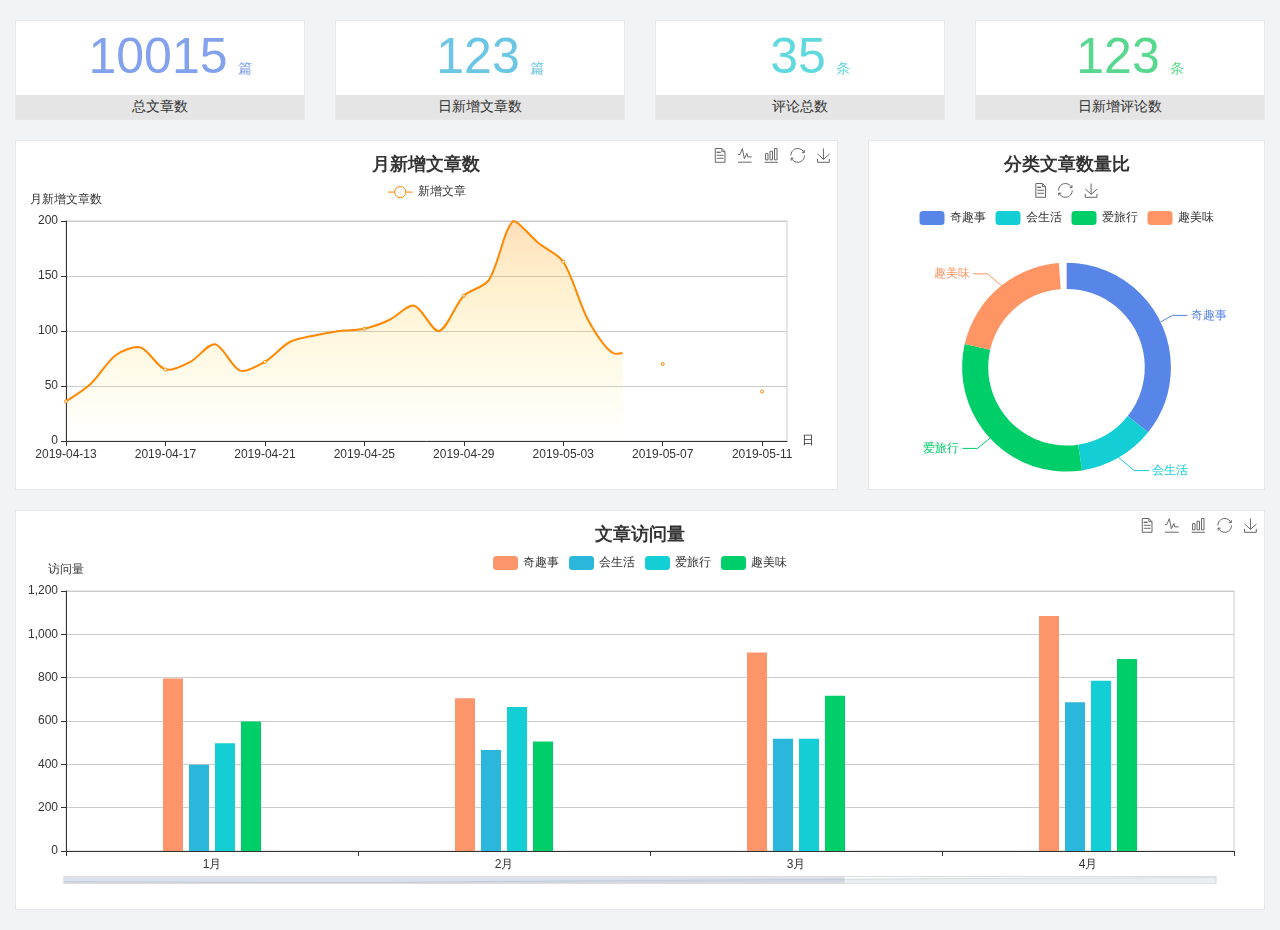
<file: home/dashboard.html>
<!DOCTYPE html>
<html lang="en">

<head>
  <meta charset="UTF-8">
  <meta name="viewport" content="width=device-width, initial-scale=1.0">
  <meta http-equiv="X-UA-Compatible" content="ie=edge">
  <title>图表统计</title>
  <link rel="stylesheet" href="../assets/lib/bootstrap.css" />
  <link rel="stylesheet" href="../assets/lib/main.css" />
  <script src="../assets/lib/jquery.js"></script>
  <script type="text/javascript" src="../assets/lib/echarts.min.js"></script>
</head>

<body>
  <div class="container-fluid">
    <div class="row spannel_list">
      <div class="col-sm-3 col-xs-6">
        <div class="spannel">
          <em>10015</em><span>篇</span>
          <b>总文章数</b>
        </div>
      </div>
      <div class="col-sm-3 col-xs-6">
        <div class="spannel scolor01">
          <em>123</em><span>篇</span>
          <b>日新增文章数</b>
        </div>
      </div>
      <div class="col-sm-3 col-xs-6">
        <div class="spannel scolor02">
          <em>35</em><span>条</span>
          <b>评论总数</b>
        </div>
      </div>
      <div class="col-sm-3 col-xs-6">
        <div class="spannel scolor03">
          <em>123</em><span>条</span>
          <b>日新增评论数</b>
        </div>
      </div>
    </div>
  </div>

  <div class="container-fluid">
    <div class="row curve-pie">
      <div class="col-lg-8 col-md-8">
        <div class="gragh_pannel" id="curve_show"></div>
      </div>
      <div class="col-lg-4 col-md-4">
        <div class="gragh_pannel" id="pie_show"></div>
      </div>
    </div>
  </div>

  <div class="container-fluid">
    <div class="column_pannel" id="column_show"></div>
  </div>

  <script>
    var oChart = echarts.init(document.getElementById('curve_show'));
    var aList_all = [
      { 'count': 36, 'date': '2019-04-13' },
      { 'count': 52, 'date': '2019-04-14' },
      { 'count': 78, 'date': '2019-04-15' },
      { 'count': 85, 'date': '2019-04-16' },
      { 'count': 65, 'date': '2019-04-17' },
      { 'count': 72, 'date': '2019-04-18' },
      { 'count': 88, 'date': '2019-04-19' },
      { 'count': 64, 'date': '2019-04-20' },
      { 'count': 72, 'date': '2019-04-21' },
      { 'count': 90, 'date': '2019-04-22' },
      { 'count': 96, 'date': '2019-04-23' },
      { 'count': 100, 'date': '2019-04-24' },
      { 'count': 102, 'date': '2019-04-25' },
      { 'count': 110, 'date': '2019-04-26' },
      { 'count': 123, 'date': '2019-04-27' },
      { 'count': 100, 'date': '2019-04-28' },
      { 'count': 132, 'date': '2019-04-29' },
      { 'count': 146, 'date': '2019-04-30' },
      { 'count': 200, 'date': '2019-05-01' },
      { 'count': 180, 'date': '2019-05-02' },
      { 'count': 163, 'date': '2019-05-03' },
      { 'count': 110, 'date': '2019-05-04' },
      { 'count': 80, 'date': '2019-05-05' },
      { 'count': 82, 'date': '2019-05-06' },
      { 'count': 70, 'date': '2019-05-07' },
      { 'count': 65, 'date': '2019-05-08' },
      { 'count': 54, 'date': '2019-05-09' },
      { 'count': 40, 'date': '2019-05-10' },
      { 'count': 45, 'date': '2019-05-11' },
      { 'count': 38, 'date': '2019-05-12' },
    ];

    let aCount = [];
    let aDate = [];

    for (var i = 0; i < aList_all.length; i++) {
      aCount.push(aList_all[i].count);
      aDate.push(aList_all[i].date);
    }

    var chartopt = {
      title: {
        text: '月新增文章数',
        left: 'center',
        top: '10'
      },
      tooltip: {
        trigger: 'axis'
      },
      legend: {
        data: ['新增文章'],
        top: '40'
      },
      toolbox: {
        show: true,
        feature: {
          mark: { show: true },
          dataView: { show: true, readOnly: false },
          magicType: { show: true, type: ['line', 'bar'] },
          restore: { show: true },
          saveAsImage: { show: true }
        }
      },
      calculable: true,
      xAxis: [
        {
          name: '日',
          type: 'category',
          boundaryGap: false,
          data: aDate
        }
      ],
      yAxis: [
        {
          name: '月新增文章数',
          type: 'value'
        }
      ],
      series: [
        {
          name: '新增文章',
          type: 'line',
          smooth: true,
          itemStyle: { normal: { areaStyle: { type: 'default' }, color: '#f80' }, lineStyle: { color: '#f80' } },
          data: aCount
        }],
      areaStyle: {
        normal: {
          color: new echarts.graphic.LinearGradient(0, 0, 0, 1, [{
            offset: 0,
            color: 'rgba(255,136,0,0.39)'
          }, {
            offset: .34,
            color: 'rgba(255,180,0,0.25)'
          }, {
            offset: 1,
            color: 'rgba(255,222,0,0.00)'
          }])

        }
      },
      grid: {
        show: true,
        x: 50,
        x2: 50,
        y: 80,
        height: 220
      }
    };

    oChart.setOption(chartopt);


    var oPie = echarts.init(document.getElementById('pie_show'));
    var oPieopt =
    {
      title: {
        top: 10,
        text: '分类文章数量比',
        x: 'center'
      },
      tooltip: {
        trigger: 'item',
        formatter: "{a} <br/>{b} : {c} ({d}%)"
      },
      color: ['#5885e8', '#13cfd5', '#00ce68', '#ff9565'],
      legend: {
        x: 'center',
        top: 65,
        data: ['奇趣事', '会生活', '爱旅行', '趣美味']
      },
      toolbox: {
        show: true,
        x: 'center',
        top: 35,
        feature: {
          mark: { show: true },
          dataView: { show: true, readOnly: false },
          magicType: {
            show: true,
            type: ['pie', 'funnel'],
            option: {
              funnel: {
                x: '25%',
                width: '50%',
                funnelAlign: 'left',
                max: 1548
              }
            }
          },
          restore: { show: true },
          saveAsImage: { show: true }
        }
      },
      calculable: true,
      series: [
        {
          name: '访问来源',
          type: 'pie',
          radius: ['45%', '60%'],
          center: ['50%', '65%'],
          data: [
            { value: 300, name: '奇趣事' },
            { value: 100, name: '会生活' },
            { value: 260, name: '爱旅行' },
            { value: 180, name: '趣美味' }
          ]
        }
      ]
    };
    oPie.setOption(oPieopt);



    var oColumn = this.echarts.init(document.getElementById('column_show'));
    var oColumnopt =
    {
      title: {
        text: '文章访问量',
        left: 'center',
        top: '10'
      },
      tooltip: {
        trigger: 'axis'
      },
      legend: {
        data: ['奇趣事', '会生活', '爱旅行', '趣美味'],
        top: '40'
      },
      toolbox: {
        show: true,
        feature: {
          mark: { show: true },
          dataView: { show: true, readOnly: false },
          magicType: { show: true, type: ['line', 'bar'] },
          restore: { show: true },
          saveAsImage: { show: true }
        }
      },
      calculable: true,
      xAxis: [
        {
          type: 'category',
          data: ['1月', '2月', '3月', '4月', '5月']
        }
      ],
      yAxis: [
        {
          name: '访问量',
          type: 'value'
        }
      ],
      series: [
        {
          name: '奇趣事',
          type: 'bar',
          barWidth: 20,
          itemStyle: {
            normal: { areaStyle: { type: 'default' }, color: '#fd956a' }
          },
          data: [800, 708, 920, 1090, 1200]
        },
        {
          name: '会生活',
          type: 'bar',
          barWidth: 20,
          itemStyle: {
            normal: { areaStyle: { type: 'default' }, color: '#2bb6db' }
          },
          data: [400, 468, 520, 690, 800]
        },
        {
          name: '爱旅行',
          type: 'bar',
          barWidth: 20,
          itemStyle: {
            normal: { areaStyle: { type: 'default' }, color: '#13cfd5' }
          },
          data: [500, 668, 520, 790, 900]
        },
        {
          name: '趣美味',
          type: 'bar',
          barWidth: 20,
          itemStyle: {
            normal: { areaStyle: { type: 'default' }, color: '#00ce68' }
          },
          data: [600, 508, 720, 890, 1000]
        }
      ],
      grid: {
        show: true,
        x: 50,
        x2: 30,
        y: 80,
        height: 260
      },
      dataZoom: [//给x轴设置滚动条
        {
          start: 0,//默认为0
          end: 100 - 1000 / 31,//默认为100
          type: 'slider',
          show: true,
          xAxisIndex: [0],
          handleSize: 0,//滑动条的 左右2个滑动条的大小
          height: 8,//组件高度
          left: 45, //左边的距离
          right: 50,//右边的距离
          bottom: 26,//右边的距离
          handleColor: '#ddd',//h滑动图标的颜色
          handleStyle: {
            borderColor: "#cacaca",
            borderWidth: "1",
            shadowBlur: 2,
            background: "#ddd",
            shadowColor: "#ddd",
          }
        }]
    };
    oColumn.setOption(oColumnopt);
  </script>
</body>

</html>
</file>
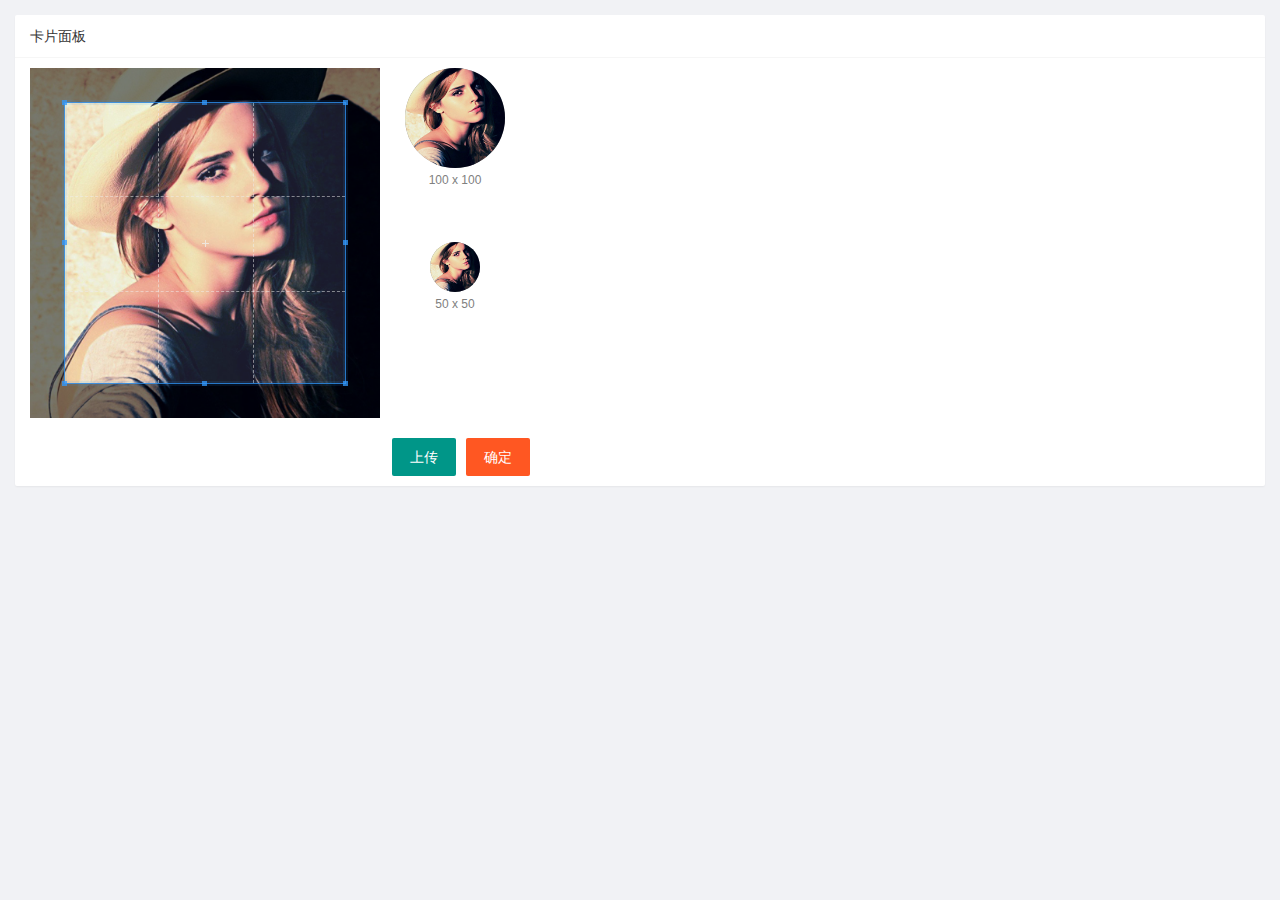
<file: user/user_avatar.html>
<!DOCTYPE html>
<html lang="en">

<head>
    <meta charset="UTF-8">
    <meta name="viewport" content="width=device-width, initial-scale=1.0">
    <title>Document</title>
    <link rel="stylesheet" href="/assets/lib/layui/css/layui.css">
    <link rel="stylesheet" href="/assets/lib/cropper/cropper.css" />
    <link rel="stylesheet" href="/assets/css/user/user_avatar.css">
</head>

<body>
    <div class="layui-card">
        <div class="layui-card-header">卡片面板</div>
        <div class="layui-card-body">
            <!-- 第一行的图片裁剪和预览区域 -->
            <div class="row1">
                <!-- 图片裁剪区域 -->
                <div class="cropper-box">
                    <!-- 这个 img 标签很重要，将来会把它初始化为裁剪区域 -->
                    <img id="image" src="/assets/images/sample.jpg" />
                </div>
                <!-- 图片的预览区域 -->
                <div class="preview-box">
                    <div>
                        <!-- 宽高为 100px 的预览区域 -->
                        <div class="img-preview w100"></div>
                        <p class="size">100 x 100</p>
                    </div>
                    <div>
                        <!-- 宽高为 50px 的预览区域 -->
                        <div class="img-preview w50"></div>
                        <p class="size">50 x 50</p>
                    </div>
                </div>
            </div>

            <!-- 第二行的按钮区域 -->
            <div class="row2">
                <input type="file" id="file" accept="image/png, image/jpeg" style="display: none;">
                <button id="btnChooseImage" type="button" class="layui-btn">上传</button>
                <button id="btnUpload" type="button" class="layui-btn layui-btn-danger">确定</button>
            </div>
        </div>
    </div>

    <script src="/assets/lib/layui/layui.all.js"></script>
    <script src="/assets/lib/jquery.js"></script>
    <script src="/assets/lib/cropper/Cropper.js"></script>
    <script src="/assets/lib/cropper/jquery-cropper.js"></script>
    <script src="/assets/js/baseAPl.js"></script>
    <script src="/assets/js/user/user_avatar.js"></script>
</body>

</html>
</file>
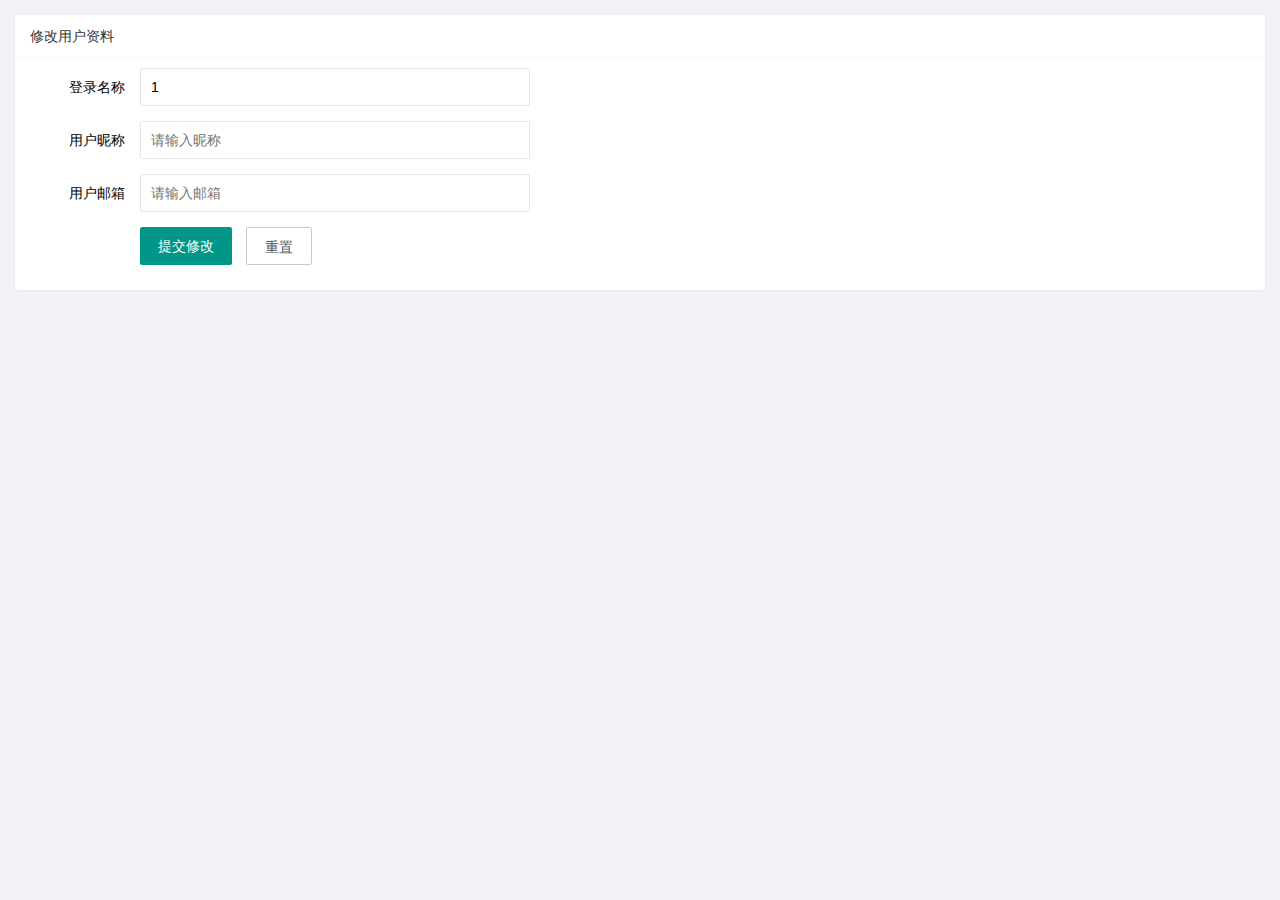
<file: user/user_info.html>
<!DOCTYPE html>
<html lang="en">

<head>
    <meta charset="UTF-8">
    <meta name="viewport" content="width=device-width, initial-scale=1.0">
    <title>Document</title>
    <link rel="stylesheet" href="/assets/lib/layui/css/layui.css">
    <link rel="stylesheet" href="/assets/css/user/user_info.css">
</head>

<body>
    <div class="layui-card">
        <div class="layui-card-header">修改用户资料</div>
        <div class="layui-card-body">
            <form class="layui-form" lay-filter="formUserInfo">
                <input type="hidden" name="id">
                <div class="layui-form-item">
                    <label class="layui-form-label">登录名称</label>
                    <div class="layui-input-block">
                        <input value="1" type="text" name="username" readonly required lay-verify="required"
                            placeholder="请输入登录名称" autocomplete="off" class="layui-input">
                    </div>
                </div>

                <div class="layui-form-item">
                    <label class="layui-form-label">用户昵称</label>
                    <div class="layui-input-block">
                        <input type="text" name="nickname" required lay-verify="required|nickname" placeholder="请输入昵称"
                            autocomplete="off" class="layui-input">
                    </div>
                </div>

                <div class="layui-form-item">
                    <label class="layui-form-label">用户邮箱</label>
                    <div class="layui-input-block">
                        <input type="text" name="email" required lay-verify="required|email" placeholder="请输入邮箱"
                            autocomplete="off" class="layui-input">
                    </div>
                </div>

                <div class="layui-form-item">
                    <div class="layui-input-block">
                        <button class="layui-btn" lay-submit lay-filter="formDemo">提交修改</button>
                        <button id="btnReset" type="reset" class="layui-btn layui-btn-primary">重置</button>
                    </div>
                </div>
            </form>
        </div>
    </div>

    <script src="/assets/lib/layui/layui.all.js"></script>
    <script src="/assets/lib/jquery.js"></script>
    <script src="/assets/js/baseAPl.js"></script>
    <script src="/assets/js/user/user_info.js"></script>
</body>

</html>
</file>
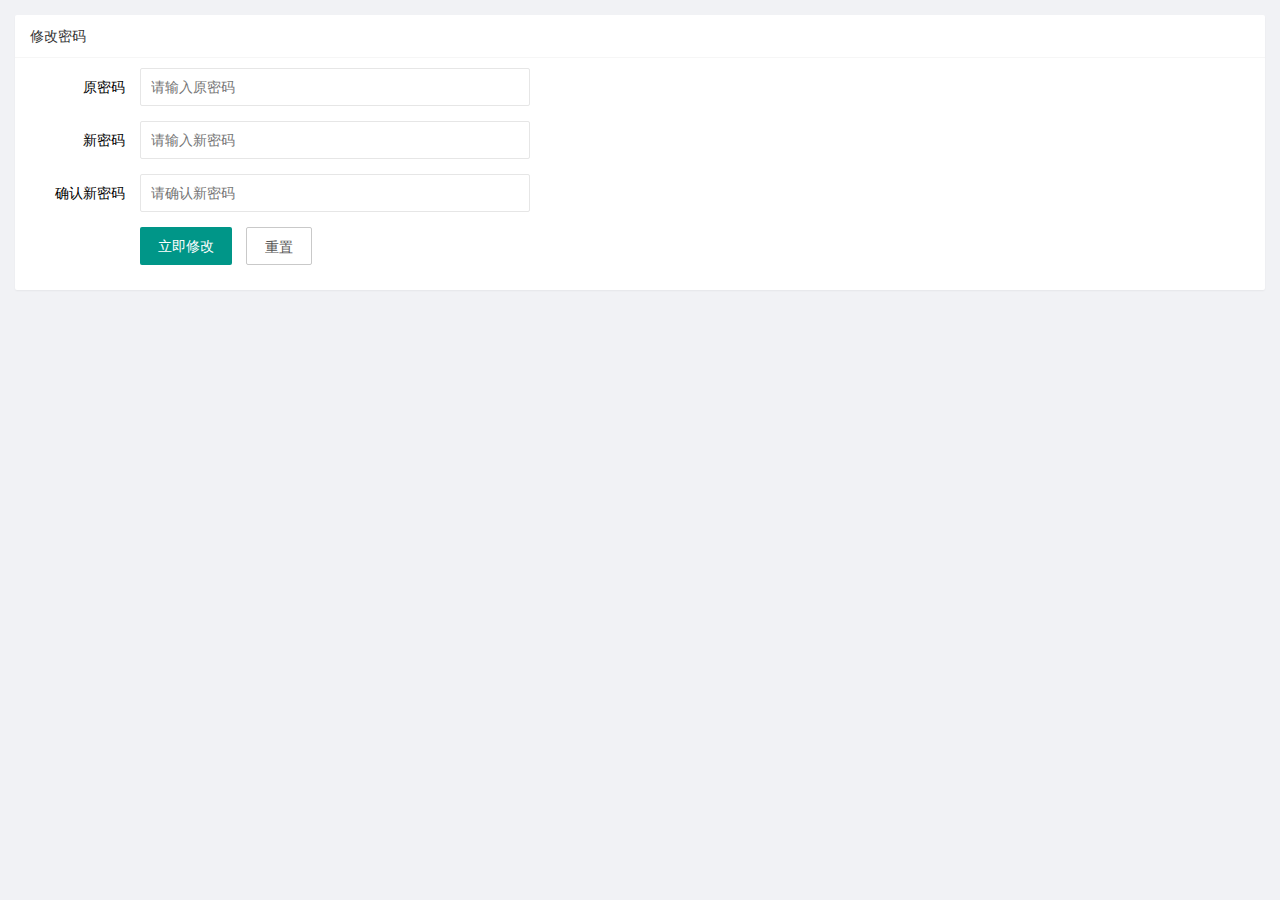
<file: user/user_pwd.html>
<!DOCTYPE html>
<html lang="en">

<head>
    <meta charset="UTF-8">
    <meta name="viewport" content="width=device-width, initial-scale=1.0">
    <title>Document</title>
    <link rel="stylesheet" href="/assets/lib/layui/css/layui.css">
    <link rel="stylesheet" href="/assets/css/user/user_pwd.css">
</head>

<body>
    <div class="layui-card">
        <div class="layui-card-header">修改密码</div>
        <div class="layui-card-body">
            <form class="layui-form" action="">
                <div class="layui-form-item">
                    <label class="layui-form-label">原密码</label>
                    <div class="layui-input-block">
                        <input type="password" name="oldPwd" required lay-verify="required|pwd" placeholder="请输入原密码"
                            autocomplete="off" class="layui-input">
                    </div>
                </div>

                <div class="layui-form-item">
                    <label class="layui-form-label">新密码</label>
                    <div class="layui-input-block">
                        <input type="password" name="newPwd" required lay-verify="required|pwd|samePwd"
                            placeholder="请输入新密码" autocomplete="off" class="layui-input">
                    </div>
                </div>
                <div class="layui-form-item">
                    <label class="layui-form-label">确认新密码</label>
                    <div class="layui-input-block">
                        <input type="password" name="rePwd" required lay-verify="required|pwd|rePwd"
                            placeholder="请确认新密码" autocomplete="off" class="layui-input">
                    </div>
                </div>

                <div class="layui-form-item">
                    <div class="layui-input-block">
                        <button class="layui-btn" lay-submit lay-filter="formDemo">立即修改</button>
                        <button type="reset" class="layui-btn layui-btn-primary">重置</button>
                    </div>
                </div>
            </form>
        </div>
    </div>

    <script src="/assets/lib/layui/layui.all.js"></script>
    <script src="/assets/lib/jquery.js"></script>
    <script src="/assets/js/baseAPl.js"></script>
    <script src="/assets/js/user/user_pwd.js"></script>
</body>

</html>
</file>
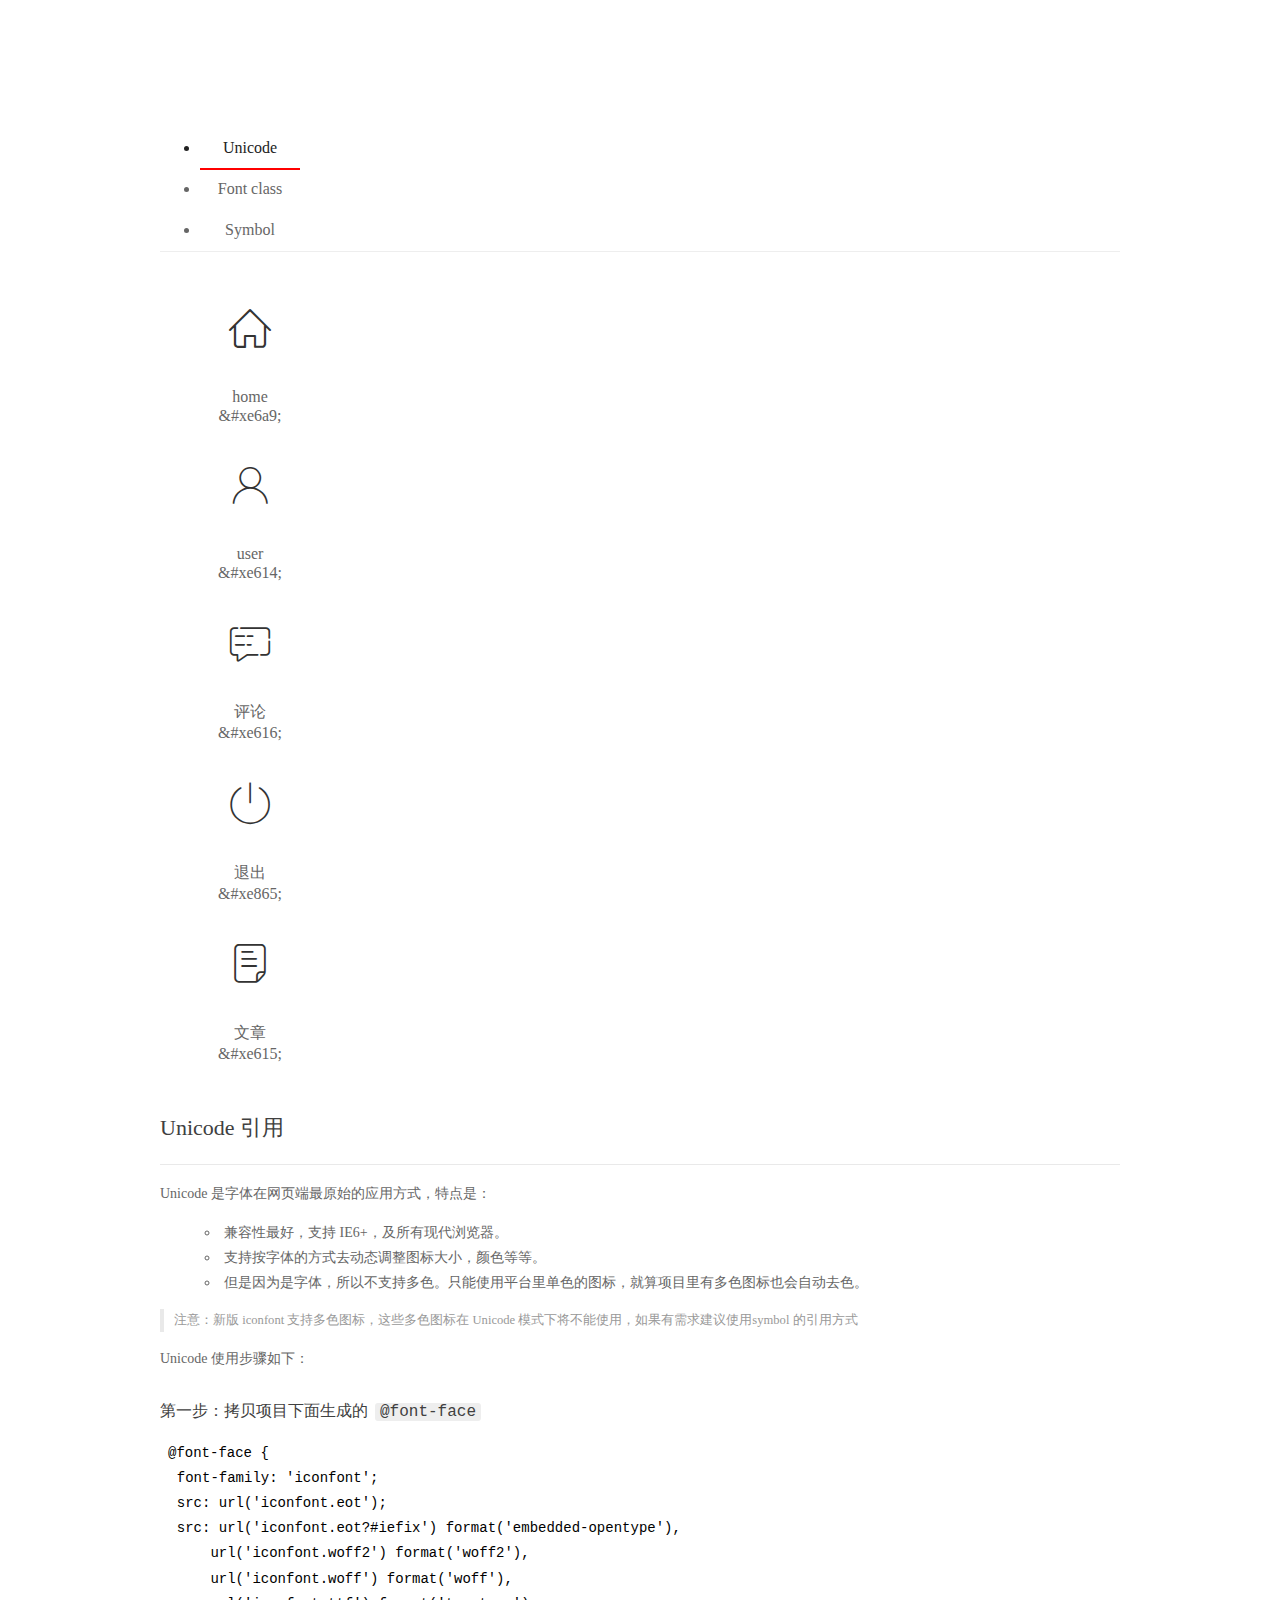
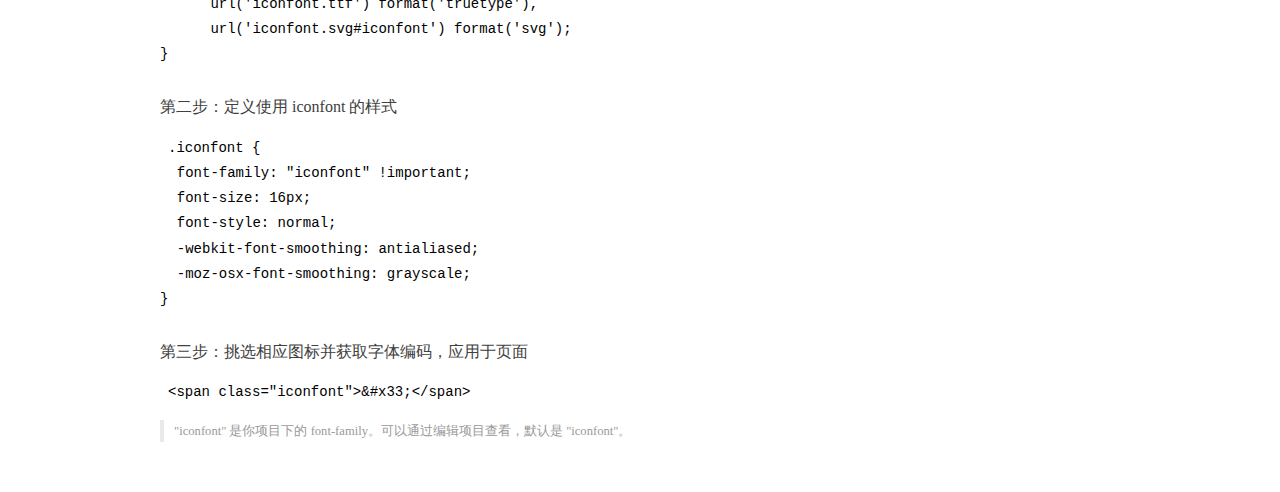
<file: assets/fonts/demo_index.html>
<!DOCTYPE html>
<html>
<head>
  <meta charset="utf-8"/>
  <title>IconFont Demo</title>
  <link rel="shortcut icon" href="https://gtms04.alicdn.com/tps/i4/TB1_oz6GVXXXXaFXpXXJDFnIXXX-64-64.ico" type="image/x-icon"/>
  <link rel="stylesheet" href="https://g.alicdn.com/thx/cube/1.3.2/cube.min.css">
  <link rel="stylesheet" href="demo.css">
  <link rel="stylesheet" href="iconfont.css">
  <script src="iconfont.js"></script>
  <!-- jQuery -->
  <script src="https://a1.alicdn.com/oss/uploads/2018/12/26/7bfddb60-08e8-11e9-9b04-53e73bb6408b.js"></script>
  <!-- 代码高亮 -->
  <script src="https://a1.alicdn.com/oss/uploads/2018/12/26/a3f714d0-08e6-11e9-8a15-ebf944d7534c.js"></script>
</head>
<body>
  <div class="main">
    <h1 class="logo"><a href="https://www.iconfont.cn/" title="iconfont 首页" target="_blank">&#xe86b;</a></h1>
    <div class="nav-tabs">
      <ul id="tabs" class="dib-box">
        <li class="dib active"><span>Unicode</span></li>
        <li class="dib"><span>Font class</span></li>
        <li class="dib"><span>Symbol</span></li>
      </ul>
      
    </div>
    <div class="tab-container">
      <div class="content unicode" style="display: block;">
          <ul class="icon_lists dib-box">
          
            <li class="dib">
              <span class="icon iconfont">&#xe6a9;</span>
                <div class="name">home</div>
                <div class="code-name">&amp;#xe6a9;</div>
              </li>
          
            <li class="dib">
              <span class="icon iconfont">&#xe614;</span>
                <div class="name">user</div>
                <div class="code-name">&amp;#xe614;</div>
              </li>
          
            <li class="dib">
              <span class="icon iconfont">&#xe616;</span>
                <div class="name">评论</div>
                <div class="code-name">&amp;#xe616;</div>
              </li>
          
            <li class="dib">
              <span class="icon iconfont">&#xe865;</span>
                <div class="name">退出</div>
                <div class="code-name">&amp;#xe865;</div>
              </li>
          
            <li class="dib">
              <span class="icon iconfont">&#xe615;</span>
                <div class="name">文章</div>
                <div class="code-name">&amp;#xe615;</div>
              </li>
          
          </ul>
          <div class="article markdown">
          <h2 id="unicode-">Unicode 引用</h2>
          <hr>

          <p>Unicode 是字体在网页端最原始的应用方式，特点是：</p>
          <ul>
            <li>兼容性最好，支持 IE6+，及所有现代浏览器。</li>
            <li>支持按字体的方式去动态调整图标大小，颜色等等。</li>
            <li>但是因为是字体，所以不支持多色。只能使用平台里单色的图标，就算项目里有多色图标也会自动去色。</li>
          </ul>
          <blockquote>
            <p>注意：新版 iconfont 支持多色图标，这些多色图标在 Unicode 模式下将不能使用，如果有需求建议使用symbol 的引用方式</p>
          </blockquote>
          <p>Unicode 使用步骤如下：</p>
          <h3 id="-font-face">第一步：拷贝项目下面生成的 <code>@font-face</code></h3>
<pre><code class="language-css"
>@font-face {
  font-family: 'iconfont';
  src: url('iconfont.eot');
  src: url('iconfont.eot?#iefix') format('embedded-opentype'),
      url('iconfont.woff2') format('woff2'),
      url('iconfont.woff') format('woff'),
      url('iconfont.ttf') format('truetype'),
      url('iconfont.svg#iconfont') format('svg');
}
</code></pre>
          <h3 id="-iconfont-">第二步：定义使用 iconfont 的样式</h3>
<pre><code class="language-css"
>.iconfont {
  font-family: "iconfont" !important;
  font-size: 16px;
  font-style: normal;
  -webkit-font-smoothing: antialiased;
  -moz-osx-font-smoothing: grayscale;
}
</code></pre>
          <h3 id="-">第三步：挑选相应图标并获取字体编码，应用于页面</h3>
<pre>
<code class="language-html"
>&lt;span class="iconfont"&gt;&amp;#x33;&lt;/span&gt;
</code></pre>
          <blockquote>
            <p>"iconfont" 是你项目下的 font-family。可以通过编辑项目查看，默认是 "iconfont"。</p>
          </blockquote>
          </div>
      </div>
      <div class="content font-class">
        <ul class="icon_lists dib-box">
          
          <li class="dib">
            <span class="icon iconfont icon-home"></span>
            <div class="name">
              home
            </div>
            <div class="code-name">.icon-home
            </div>
          </li>
          
          <li class="dib">
            <span class="icon iconfont icon-user"></span>
            <div class="name">
              user
            </div>
            <div class="code-name">.icon-user
            </div>
          </li>
          
          <li class="dib">
            <span class="icon iconfont icon-pinglun"></span>
            <div class="name">
              评论
            </div>
            <div class="code-name">.icon-pinglun
            </div>
          </li>
          
          <li class="dib">
            <span class="icon iconfont icon-tuichu"></span>
            <div class="name">
              退出
            </div>
            <div class="code-name">.icon-tuichu
            </div>
          </li>
          
          <li class="dib">
            <span class="icon iconfont icon-16"></span>
            <div class="name">
              文章
            </div>
            <div class="code-name">.icon-16
            </div>
          </li>
          
        </ul>
        <div class="article markdown">
        <h2 id="font-class-">font-class 引用</h2>
        <hr>

        <p>font-class 是 Unicode 使用方式的一种变种，主要是解决 Unicode 书写不直观，语意不明确的问题。</p>
        <p>与 Unicode 使用方式相比，具有如下特点：</p>
        <ul>
          <li>兼容性良好，支持 IE8+，及所有现代浏览器。</li>
          <li>相比于 Unicode 语意明确，书写更直观。可以很容易分辨这个 icon 是什么。</li>
          <li>因为使用 class 来定义图标，所以当要替换图标时，只需要修改 class 里面的 Unicode 引用。</li>
          <li>不过因为本质上还是使用的字体，所以多色图标还是不支持的。</li>
        </ul>
        <p>使用步骤如下：</p>
        <h3 id="-fontclass-">第一步：引入项目下面生成的 fontclass 代码：</h3>
<pre><code class="language-html">&lt;link rel="stylesheet" href="./iconfont.css"&gt;
</code></pre>
        <h3 id="-">第二步：挑选相应图标并获取类名，应用于页面：</h3>
<pre><code class="language-html">&lt;span class="iconfont icon-xxx"&gt;&lt;/span&gt;
</code></pre>
        <blockquote>
          <p>"
            iconfont" 是你项目下的 font-family。可以通过编辑项目查看，默认是 "iconfont"。</p>
        </blockquote>
      </div>
      </div>
      <div class="content symbol">
          <ul class="icon_lists dib-box">
          
            <li class="dib">
                <svg class="icon svg-icon" aria-hidden="true">
                  <use xlink:href="#icon-home"></use>
                </svg>
                <div class="name">home</div>
                <div class="code-name">#icon-home</div>
            </li>
          
            <li class="dib">
                <svg class="icon svg-icon" aria-hidden="true">
                  <use xlink:href="#icon-user"></use>
                </svg>
                <div class="name">user</div>
                <div class="code-name">#icon-user</div>
            </li>
          
            <li class="dib">
                <svg class="icon svg-icon" aria-hidden="true">
                  <use xlink:href="#icon-pinglun"></use>
                </svg>
                <div class="name">评论</div>
                <div class="code-name">#icon-pinglun</div>
            </li>
          
            <li class="dib">
                <svg class="icon svg-icon" aria-hidden="true">
                  <use xlink:href="#icon-tuichu"></use>
                </svg>
                <div class="name">退出</div>
                <div class="code-name">#icon-tuichu</div>
            </li>
          
            <li class="dib">
                <svg class="icon svg-icon" aria-hidden="true">
                  <use xlink:href="#icon-16"></use>
                </svg>
                <div class="name">文章</div>
                <div class="code-name">#icon-16</div>
            </li>
          
          </ul>
          <div class="article markdown">
          <h2 id="symbol-">Symbol 引用</h2>
          <hr>

          <p>这是一种全新的使用方式，应该说这才是未来的主流，也是平台目前推荐的用法。相关介绍可以参考这篇<a href="">文章</a>
            这种用法其实是做了一个 SVG 的集合，与另外两种相比具有如下特点：</p>
          <ul>
            <li>支持多色图标了，不再受单色限制。</li>
            <li>通过一些技巧，支持像字体那样，通过 <code>font-size</code>, <code>color</code> 来调整样式。</li>
            <li>兼容性较差，支持 IE9+，及现代浏览器。</li>
            <li>浏览器渲染 SVG 的性能一般，还不如 png。</li>
          </ul>
          <p>使用步骤如下：</p>
          <h3 id="-symbol-">第一步：引入项目下面生成的 symbol 代码：</h3>
<pre><code class="language-html">&lt;script src="./iconfont.js"&gt;&lt;/script&gt;
</code></pre>
          <h3 id="-css-">第二步：加入通用 CSS 代码（引入一次就行）：</h3>
<pre><code class="language-html">&lt;style&gt;
.icon {
  width: 1em;
  height: 1em;
  vertical-align: -0.15em;
  fill: currentColor;
  overflow: hidden;
}
&lt;/style&gt;
</code></pre>
          <h3 id="-">第三步：挑选相应图标并获取类名，应用于页面：</h3>
<pre><code class="language-html">&lt;svg class="icon" aria-hidden="true"&gt;
  &lt;use xlink:href="#icon-xxx"&gt;&lt;/use&gt;
&lt;/svg&gt;
</code></pre>
          </div>
      </div>

    </div>
  </div>
  <script>
  $(document).ready(function () {
      $('.tab-container .content:first').show()

      $('#tabs li').click(function (e) {
        var tabContent = $('.tab-container .content')
        var index = $(this).index()

        if ($(this).hasClass('active')) {
          return
        } else {
          $('#tabs li').removeClass('active')
          $(this).addClass('active')

          tabContent.hide().eq(index).fadeIn()
        }
      })
    })
  </script>
</body>
</html>
</file>
<file: assets/lib/main.css>
body{
    font-family:'MicroSoft YaHei';
    background-color: #f2f3f5;
}
.main_wrap{
    position:fixed;
    width:100%;
    height:100%;
    left:0px;
    top:0px;
    background:url('../images/login_bg.jpg'); 
    background-size:100% 100%; 
  }
.header{
    width:1200px;
    overflow: hidden;
    margin:20px auto 0;
}
.heade .logo{
    float: left;
}
.header .copyright{
    float:right;
    font-size:12px;
    color:#fff;
    text-align:right;
    line-height:20px;
    margin-top:10px;
}
.login_form_con{
    position:absolute;
    left:50%;
    top:50%;
    margin-left:-200px;
    margin-top:-155px;
    width:400px;
    height:310px;
    background-color: #edeff0;
}

.login_form{
    position: relative;
}

.login_form .icon-user{
    position:absolute;
    font-size:16px;
    color:#999;
    left:46px;
    top:12px;
}
.login_form .icon-key{
    position:absolute;
    font-size:18px;
    color:#999;
    left:46px;
    top:78px;
}
.login_title{
    height:60px;
    background:url('../images/login_title.png') center center no-repeat #fff;
}
.input_txt,.input_pass,.input_sub{
    display:block;
    width:334px;
    height:37px;
    padding:0px;
    text-indent:40px;
    border:1px solid #ddd;
    margin:27px auto 0;
    outline:none;
}
.input_sub{
    margin-top:40px;
    height:42px;
    background-color: #19b9e7;
    text-indent:0px;
    font-size:18px;
    color:#fff;
    cursor: pointer;
}
.input_sub:hover{
    background-color: #08a0cc;
}

.sider{
    position:fixed;
    left:0;
    top:0;
    bottom:0;
    width:210px;
    background-color: #323745;
}
.sider .logo{
    display:block;
    height:56px;
    background-color: #242732;
    overflow: hidden;
}
.sider .logo img{
    display:block;
    margin:6px auto 0;
}
.user_info{
    height:79px;
    border-bottom:1px solid #5a5e6b;
}

.user_info img{
    float: left;
    width:40px;
    height:40px;
    border-radius:20px;
    margin:19px 0 0 30px;
}
.user_info span{
    float: left;
    width:120px;
    font-size:12px;
    color:#fff;
    margin:23px 0 0 20px;
}
.user_info b{
    float: left;
    width: 120px;
    font-weight:normal;
    font-size:12px;
    color:#adafb5;
    margin:2px 0 0 20px;
}

.menu .level01{
    height:50px;
    line-height:50px;
}
.menu .level01 a{
    display:block;
    height:50px;
    font-size:12px;
    color:#adafb5;
    overflow: hidden;
}
.menu .level01.active a{
    background-color: #1378f0;
    color:#fff;
}
.menu .level01.active i{
    color:#fff;
}

.menu .level01 a:hover{
    background-color: #1378f0;
    color:#fff;
}
.menu .level01 a:hover i{
    color:#fff;
}
.menu .level01 i{
    color:#61646f;
    font-size:22px;
    float: left;
    margin-left:26px;
}
.menu .level01 span{
    float: left;
    margin-left:10px;
}
.menu .level01 b{
    float: right;
    margin-right:20px;
    font-weight:normal;
    transform:rotate(90deg);
    transition:all 500ms ease;
}

.menu .level01 .rotate0{
    transform:rotate(0deg);
}

.menu .level02{
    background: #242732;
    display:none;
}


.menu .level02 li{
    height:40px;
    line-height:40px;
}
.menu .level02 li a{
    display:block;
    height:40px;
    font-size:12px;
    color:#adafb5;
    overflow: hidden;
}

.menu .level02 li a:hover{
    background-color: #1378f0;
    color:#fff;
}

.menu .level02 li i{
    font-size:12px;
    float: left;
    margin-left:60px;
}
.menu .level02 li span{
    font-size:12px;
    float: left;
    margin-left:5px;
}

.menu .level02 .active a{
    color:#ffae00;
}

.header_bar{
    position:fixed;
    left:210px;
    right:0;
    top:0;
    height:56px;
    background-color: #fff;
}

.main{
    position:fixed;
    left:210px;
    top:56px;
    right:0;
    bottom:0;
    background-color: #f2f3f5;
}

.search_form{
    width:218px;
    height:33px;
    border:1px solid #ddd;
    background-color: #f2f3f5;
    border-radius:16px;
    float: left;
    margin:12px 0 0 27px;
}

.search_form input{
    padding:0px;
    margin:0px;
    border:0px;
    float: left;
    background-color: #f2f3f5;
    font-size:12px;
    width:175px;
    height:31px;
    margin-left:12px;
    outline:none;
   
}

.search_form .icon-search{
    line-height:33px;
    cursor: pointer;
    font-size:18px;
    color:#abaebb;
}
.user_center_link{
    float:right;

}
.user_center_link a{
    line-height:56px;
    font-size:12px;
    color:#999;
    margin-right:15px;
}
.user_center_link a:hover{
    color:#ffae00
}

.user_center_link img{
    width:42px;
    height:42px;
    border-radius:32px;
    margin-right:10px;
}

.spannel_list{
    margin-top:20px;
}

.spannel{
	height:100px;
	overflow:hidden;
	text-align:center;
    position:relative;
    background-color: #fff;
    border:1px solid #e7e7e9;
    margin-bottom:20px;
}

.spannel em{
    font-style:normal;
	font-size:50px;
	line-height:50px;
	display:inline-block;
	margin:10px 0 0 20px;
	font-family:'Arial';
	color:#83a2ed;
}

.spannel span{
	font-size:14px;
	display:inline-block;
	color:#83a2ed;
	margin-left:10px;
}

.spannel b{
	position:absolute;
	left:0;
	bottom:0;
	width:100%;
	line-height:24px;
	background:#e5e5e5;
	color:#333;
	font-size:14px;
	font-weight:normal;
}

.scolor01 em,.scolor01 span{
	color:#6ac6e2;
}

.scolor02 em,.scolor02 span{
	color:#5fd9de;
}

.scolor03 em,.scolor03 span{
	color:#58d88e;
}


.gragh_pannel{
    height:350px;
    border:1px solid #e7e7e9;
    background-color: #fff!important; 
    margin-bottom:20px;  
}

.column_pannel{
    margin-bottom:20px;
    height:400px;
    border:1px solid #e7e7e9;
    background-color: #fff!important;   
}

.common_title{
    line-height:42px;
    background-color: #fbfbfb;
    border:1px solid #e7e7e9;
    margin-top:20px;
    text-indent: 15px;
    font-size:14px;
    color:#333;
}

.common_con{
    border:1px solid #e7e7e9;
    border-top:0px;
    background-color: #fff;
    padding-bottom:20px;
    margin-bottom:20px;
}
.opt_btns{
    margin-top:20px;
}

.mp20{
    margin-top:20px;
}

.pagination{   
   margin:0;
}

.article_form{
    margin-top:20px;
}

.form-group{
    margin-bottom:25px;
}

.form-group label{
    font-weight:normal;
    color:#666;
}

.icon-icondate{
    line-height:16px;
}

.user_pic{
    width:100px;
    height:100px;
    margin-bottom:10px;
}

.article_cover{
    width:200px;
    height:200px;
    margin-bottom:10px;
}
</file>
<file: assets/lib/layui/css/layui.css>
/** layui-v2.5.5 MIT License By https://www.layui.com */
 .layui-inline,img{display:inline-block;vertical-align:middle}h1,h2,h3,h4,h5,h6{font-weight:400}.layui-edge,.layui-header,.layui-inline,.layui-main{position:relative}.layui-body,.layui-edge,.layui-elip{overflow:hidden}.layui-btn,.layui-edge,.layui-inline,img{vertical-align:middle}.layui-btn,.layui-disabled,.layui-icon,.layui-unselect{-moz-user-select:none;-webkit-user-select:none;-ms-user-select:none}.layui-elip,.layui-form-checkbox span,.layui-form-pane .layui-form-label{text-overflow:ellipsis;white-space:nowrap}.layui-breadcrumb,.layui-tree-btnGroup{visibility:hidden}blockquote,body,button,dd,div,dl,dt,form,h1,h2,h3,h4,h5,h6,input,li,ol,p,pre,td,textarea,th,ul{margin:0;padding:0;-webkit-tap-highlight-color:rgba(0,0,0,0)}a:active,a:hover{outline:0}img{border:none}li{list-style:none}table{border-collapse:collapse;border-spacing:0}h4,h5,h6{font-size:100%}button,input,optgroup,option,select,textarea{font-family:inherit;font-size:inherit;font-style:inherit;font-weight:inherit;outline:0}pre{white-space:pre-wrap;white-space:-moz-pre-wrap;white-space:-pre-wrap;white-space:-o-pre-wrap;word-wrap:break-word}body{line-height:24px;font:14px Helvetica Neue,Helvetica,PingFang SC,Tahoma,Arial,sans-serif}hr{height:1px;margin:10px 0;border:0;clear:both}a{color:#333;text-decoration:none}a:hover{color:#777}a cite{font-style:normal;*cursor:pointer}.layui-border-box,.layui-border-box *{box-sizing:border-box}.layui-box,.layui-box *{box-sizing:content-box}.layui-clear{clear:both;*zoom:1}.layui-clear:after{content:'\20';clear:both;*zoom:1;display:block;height:0}.layui-inline{*display:inline;*zoom:1}.layui-edge{display:inline-block;width:0;height:0;border-width:6px;border-style:dashed;border-color:transparent}.layui-edge-top{top:-4px;border-bottom-color:#999;border-bottom-style:solid}.layui-edge-right{border-left-color:#999;border-left-style:solid}.layui-edge-bottom{top:2px;border-top-color:#999;border-top-style:solid}.layui-edge-left{border-right-color:#999;border-right-style:solid}.layui-disabled,.layui-disabled:hover{color:#d2d2d2!important;cursor:not-allowed!important}.layui-circle{border-radius:100%}.layui-show{display:block!important}.layui-hide{display:none!important}@font-face{font-family:layui-icon;src:url(../font/iconfont.eot?v=250);src:url(../font/iconfont.eot?v=250#iefix) format('embedded-opentype'),url(../font/iconfont.woff2?v=250) format('woff2'),url(../font/iconfont.woff?v=250) format('woff'),url(../font/iconfont.ttf?v=250) format('truetype'),url(../font/iconfont.svg?v=250#layui-icon) format('svg')}.layui-icon{font-family:layui-icon!important;font-size:16px;font-style:normal;-webkit-font-smoothing:antialiased;-moz-osx-font-smoothing:grayscale}.layui-icon-reply-fill:before{content:"\e611"}.layui-icon-set-fill:before{content:"\e614"}.layui-icon-menu-fill:before{content:"\e60f"}.layui-icon-search:before{content:"\e615"}.layui-icon-share:before{content:"\e641"}.layui-icon-set-sm:before{content:"\e620"}.layui-icon-engine:before{content:"\e628"}.layui-icon-close:before{content:"\1006"}.layui-icon-close-fill:before{content:"\1007"}.layui-icon-chart-screen:before{content:"\e629"}.layui-icon-star:before{content:"\e600"}.layui-icon-circle-dot:before{content:"\e617"}.layui-icon-chat:before{content:"\e606"}.layui-icon-release:before{content:"\e609"}.layui-icon-list:before{content:"\e60a"}.layui-icon-chart:before{content:"\e62c"}.layui-icon-ok-circle:before{content:"\1005"}.layui-icon-layim-theme:before{content:"\e61b"}.layui-icon-table:before{content:"\e62d"}.layui-icon-right:before{content:"\e602"}.layui-icon-left:before{content:"\e603"}.layui-icon-cart-simple:before{content:"\e698"}.layui-icon-face-cry:before{content:"\e69c"}.layui-icon-face-smile:before{content:"\e6af"}.layui-icon-survey:before{content:"\e6b2"}.layui-icon-tree:before{content:"\e62e"}.layui-icon-upload-circle:before{content:"\e62f"}.layui-icon-add-circle:before{content:"\e61f"}.layui-icon-download-circle:before{content:"\e601"}.layui-icon-templeate-1:before{content:"\e630"}.layui-icon-util:before{content:"\e631"}.layui-icon-face-surprised:before{content:"\e664"}.layui-icon-edit:before{content:"\e642"}.layui-icon-speaker:before{content:"\e645"}.layui-icon-down:before{content:"\e61a"}.layui-icon-file:before{content:"\e621"}.layui-icon-layouts:before{content:"\e632"}.layui-icon-rate-half:before{content:"\e6c9"}.layui-icon-add-circle-fine:before{content:"\e608"}.layui-icon-prev-circle:before{content:"\e633"}.layui-icon-read:before{content:"\e705"}.layui-icon-404:before{content:"\e61c"}.layui-icon-carousel:before{content:"\e634"}.layui-icon-help:before{content:"\e607"}.layui-icon-code-circle:before{content:"\e635"}.layui-icon-water:before{content:"\e636"}.layui-icon-username:before{content:"\e66f"}.layui-icon-find-fill:before{content:"\e670"}.layui-icon-about:before{content:"\e60b"}.layui-icon-location:before{content:"\e715"}.layui-icon-up:before{content:"\e619"}.layui-icon-pause:before{content:"\e651"}.layui-icon-date:before{content:"\e637"}.layui-icon-layim-uploadfile:before{content:"\e61d"}.layui-icon-delete:before{content:"\e640"}.layui-icon-play:before{content:"\e652"}.layui-icon-top:before{content:"\e604"}.layui-icon-friends:before{content:"\e612"}.layui-icon-refresh-3:before{content:"\e9aa"}.layui-icon-ok:before{content:"\e605"}.layui-icon-layer:before{content:"\e638"}.layui-icon-face-smile-fine:before{content:"\e60c"}.layui-icon-dollar:before{content:"\e659"}.layui-icon-group:before{content:"\e613"}.layui-icon-layim-download:before{content:"\e61e"}.layui-icon-picture-fine:before{content:"\e60d"}.layui-icon-link:before{content:"\e64c"}.layui-icon-diamond:before{content:"\e735"}.layui-icon-log:before{content:"\e60e"}.layui-icon-rate-solid:before{content:"\e67a"}.layui-icon-fonts-del:before{content:"\e64f"}.layui-icon-unlink:before{content:"\e64d"}.layui-icon-fonts-clear:before{content:"\e639"}.layui-icon-triangle-r:before{content:"\e623"}.layui-icon-circle:before{content:"\e63f"}.layui-icon-radio:before{content:"\e643"}.layui-icon-align-center:before{content:"\e647"}.layui-icon-align-right:before{content:"\e648"}.layui-icon-align-left:before{content:"\e649"}.layui-icon-loading-1:before{content:"\e63e"}.layui-icon-return:before{content:"\e65c"}.layui-icon-fonts-strong:before{content:"\e62b"}.layui-icon-upload:before{content:"\e67c"}.layui-icon-dialogue:before{content:"\e63a"}.layui-icon-video:before{content:"\e6ed"}.layui-icon-headset:before{content:"\e6fc"}.layui-icon-cellphone-fine:before{content:"\e63b"}.layui-icon-add-1:before{content:"\e654"}.layui-icon-face-smile-b:before{content:"\e650"}.layui-icon-fonts-html:before{content:"\e64b"}.layui-icon-form:before{content:"\e63c"}.layui-icon-cart:before{content:"\e657"}.layui-icon-camera-fill:before{content:"\e65d"}.layui-icon-tabs:before{content:"\e62a"}.layui-icon-fonts-code:before{content:"\e64e"}.layui-icon-fire:before{content:"\e756"}.layui-icon-set:before{content:"\e716"}.layui-icon-fonts-u:before{content:"\e646"}.layui-icon-triangle-d:before{content:"\e625"}.layui-icon-tips:before{content:"\e702"}.layui-icon-picture:before{content:"\e64a"}.layui-icon-more-vertical:before{content:"\e671"}.layui-icon-flag:before{content:"\e66c"}.layui-icon-loading:before{content:"\e63d"}.layui-icon-fonts-i:before{content:"\e644"}.layui-icon-refresh-1:before{content:"\e666"}.layui-icon-rmb:before{content:"\e65e"}.layui-icon-home:before{content:"\e68e"}.layui-icon-user:before{content:"\e770"}.layui-icon-notice:before{content:"\e667"}.layui-icon-login-weibo:before{content:"\e675"}.layui-icon-voice:before{content:"\e688"}.layui-icon-upload-drag:before{content:"\e681"}.layui-icon-login-qq:before{content:"\e676"}.layui-icon-snowflake:before{content:"\e6b1"}.layui-icon-file-b:before{content:"\e655"}.layui-icon-template:before{content:"\e663"}.layui-icon-auz:before{content:"\e672"}.layui-icon-console:before{content:"\e665"}.layui-icon-app:before{content:"\e653"}.layui-icon-prev:before{content:"\e65a"}.layui-icon-website:before{content:"\e7ae"}.layui-icon-next:before{content:"\e65b"}.layui-icon-component:before{content:"\e857"}.layui-icon-more:before{content:"\e65f"}.layui-icon-login-wechat:before{content:"\e677"}.layui-icon-shrink-right:before{content:"\e668"}.layui-icon-spread-left:before{content:"\e66b"}.layui-icon-camera:before{content:"\e660"}.layui-icon-note:before{content:"\e66e"}.layui-icon-refresh:before{content:"\e669"}.layui-icon-female:before{content:"\e661"}.layui-icon-male:before{content:"\e662"}.layui-icon-password:before{content:"\e673"}.layui-icon-senior:before{content:"\e674"}.layui-icon-theme:before{content:"\e66a"}.layui-icon-tread:before{content:"\e6c5"}.layui-icon-praise:before{content:"\e6c6"}.layui-icon-star-fill:before{content:"\e658"}.layui-icon-rate:before{content:"\e67b"}.layui-icon-template-1:before{content:"\e656"}.layui-icon-vercode:before{content:"\e679"}.layui-icon-cellphone:before{content:"\e678"}.layui-icon-screen-full:before{content:"\e622"}.layui-icon-screen-restore:before{content:"\e758"}.layui-icon-cols:before{content:"\e610"}.layui-icon-export:before{content:"\e67d"}.layui-icon-print:before{content:"\e66d"}.layui-icon-slider:before{content:"\e714"}.layui-icon-addition:before{content:"\e624"}.layui-icon-subtraction:before{content:"\e67e"}.layui-icon-service:before{content:"\e626"}.layui-icon-transfer:before{content:"\e691"}.layui-main{width:1140px;margin:0 auto}.layui-header{z-index:1000;height:60px}.layui-header a:hover{transition:all .5s;-webkit-transition:all .5s}.layui-side{position:fixed;left:0;top:0;bottom:0;z-index:999;width:200px;overflow-x:hidden}.layui-side-scroll{position:relative;width:220px;height:100%;overflow-x:hidden}.layui-body{position:absolute;left:200px;right:0;top:0;bottom:0;z-index:998;width:auto;overflow-y:auto;box-sizing:border-box}.layui-layout-body{overflow:hidden}.layui-layout-admin .layui-header{background-color:#23262E}.layui-layout-admin .layui-side{top:60px;width:200px;overflow-x:hidden}.layui-layout-admin .layui-body{position:fixed;top:60px;bottom:44px}.layui-layout-admin .layui-main{width:auto;margin:0 15px}.layui-layout-admin .layui-footer{position:fixed;left:200px;right:0;bottom:0;height:44px;line-height:44px;padding:0 15px;background-color:#eee}.layui-layout-admin .layui-logo{position:absolute;left:0;top:0;width:200px;height:100%;line-height:60px;text-align:center;color:#009688;font-size:16px}.layui-layout-admin .layui-header .layui-nav{background:0 0}.layui-layout-left{position:absolute!important;left:200px;top:0}.layui-layout-right{position:absolute!important;right:0;top:0}.layui-container{position:relative;margin:0 auto;padding:0 15px;box-sizing:border-box}.layui-fluid{position:relative;margin:0 auto;padding:0 15px}.layui-row:after,.layui-row:before{content:'';display:block;clear:both}.layui-col-lg1,.layui-col-lg10,.layui-col-lg11,.layui-col-lg12,.layui-col-lg2,.layui-col-lg3,.layui-col-lg4,.layui-col-lg5,.layui-col-lg6,.layui-col-lg7,.layui-col-lg8,.layui-col-lg9,.layui-col-md1,.layui-col-md10,.layui-col-md11,.layui-col-md12,.layui-col-md2,.layui-col-md3,.layui-col-md4,.layui-col-md5,.layui-col-md6,.layui-col-md7,.layui-col-md8,.layui-col-md9,.layui-col-sm1,.layui-col-sm10,.layui-col-sm11,.layui-col-sm12,.layui-col-sm2,.layui-col-sm3,.layui-col-sm4,.layui-col-sm5,.layui-col-sm6,.layui-col-sm7,.layui-col-sm8,.layui-col-sm9,.layui-col-xs1,.layui-col-xs10,.layui-col-xs11,.layui-col-xs12,.layui-col-xs2,.layui-col-xs3,.layui-col-xs4,.layui-col-xs5,.layui-col-xs6,.layui-col-xs7,.layui-col-xs8,.layui-col-xs9{position:relative;display:block;box-sizing:border-box}.layui-col-xs1,.layui-col-xs10,.layui-col-xs11,.layui-col-xs12,.layui-col-xs2,.layui-col-xs3,.layui-col-xs4,.layui-col-xs5,.layui-col-xs6,.layui-col-xs7,.layui-col-xs8,.layui-col-xs9{float:left}.layui-col-xs1{width:8.33333333%}.layui-col-xs2{width:16.66666667%}.layui-col-xs3{width:25%}.layui-col-xs4{width:33.33333333%}.layui-col-xs5{width:41.66666667%}.layui-col-xs6{width:50%}.layui-col-xs7{width:58.33333333%}.layui-col-xs8{width:66.66666667%}.layui-col-xs9{width:75%}.layui-col-xs10{width:83.33333333%}.layui-col-xs11{width:91.66666667%}.layui-col-xs12{width:100%}.layui-col-xs-offset1{margin-left:8.33333333%}.layui-col-xs-offset2{margin-left:16.66666667%}.layui-col-xs-offset3{margin-left:25%}.layui-col-xs-offset4{margin-left:33.33333333%}.layui-col-xs-offset5{margin-left:41.66666667%}.layui-col-xs-offset6{margin-left:50%}.layui-col-xs-offset7{margin-left:58.33333333%}.layui-col-xs-offset8{margin-left:66.66666667%}.layui-col-xs-offset9{margin-left:75%}.layui-col-xs-offset10{margin-left:83.33333333%}.layui-col-xs-offset11{margin-left:91.66666667%}.layui-col-xs-offset12{margin-left:100%}@media screen and (max-width:768px){.layui-hide-xs{display:none!important}.layui-show-xs-block{display:block!important}.layui-show-xs-inline{display:inline!important}.layui-show-xs-inline-block{display:inline-block!important}}@media screen and (min-width:768px){.layui-container{width:750px}.layui-hide-sm{display:none!important}.layui-show-sm-block{display:block!important}.layui-show-sm-inline{display:inline!important}.layui-show-sm-inline-block{display:inline-block!important}.layui-col-sm1,.layui-col-sm10,.layui-col-sm11,.layui-col-sm12,.layui-col-sm2,.layui-col-sm3,.layui-col-sm4,.layui-col-sm5,.layui-col-sm6,.layui-col-sm7,.layui-col-sm8,.layui-col-sm9{float:left}.layui-col-sm1{width:8.33333333%}.layui-col-sm2{width:16.66666667%}.layui-col-sm3{width:25%}.layui-col-sm4{width:33.33333333%}.layui-col-sm5{width:41.66666667%}.layui-col-sm6{width:50%}.layui-col-sm7{width:58.33333333%}.layui-col-sm8{width:66.66666667%}.layui-col-sm9{width:75%}.layui-col-sm10{width:83.33333333%}.layui-col-sm11{width:91.66666667%}.layui-col-sm12{width:100%}.layui-col-sm-offset1{margin-left:8.33333333%}.layui-col-sm-offset2{margin-left:16.66666667%}.layui-col-sm-offset3{margin-left:25%}.layui-col-sm-offset4{margin-left:33.33333333%}.layui-col-sm-offset5{margin-left:41.66666667%}.layui-col-sm-offset6{margin-left:50%}.layui-col-sm-offset7{margin-left:58.33333333%}.layui-col-sm-offset8{margin-left:66.66666667%}.layui-col-sm-offset9{margin-left:75%}.layui-col-sm-offset10{margin-left:83.33333333%}.layui-col-sm-offset11{margin-left:91.66666667%}.layui-col-sm-offset12{margin-left:100%}}@media screen and (min-width:992px){.layui-container{width:970px}.layui-hide-md{display:none!important}.layui-show-md-block{display:block!important}.layui-show-md-inline{display:inline!important}.layui-show-md-inline-block{display:inline-block!important}.layui-col-md1,.layui-col-md10,.layui-col-md11,.layui-col-md12,.layui-col-md2,.layui-col-md3,.layui-col-md4,.layui-col-md5,.layui-col-md6,.layui-col-md7,.layui-col-md8,.layui-col-md9{float:left}.layui-col-md1{width:8.33333333%}.layui-col-md2{width:16.66666667%}.layui-col-md3{width:25%}.layui-col-md4{width:33.33333333%}.layui-col-md5{width:41.66666667%}.layui-col-md6{width:50%}.layui-col-md7{width:58.33333333%}.layui-col-md8{width:66.66666667%}.layui-col-md9{width:75%}.layui-col-md10{width:83.33333333%}.layui-col-md11{width:91.66666667%}.layui-col-md12{width:100%}.layui-col-md-offset1{margin-left:8.33333333%}.layui-col-md-offset2{margin-left:16.66666667%}.layui-col-md-offset3{margin-left:25%}.layui-col-md-offset4{margin-left:33.33333333%}.layui-col-md-offset5{margin-left:41.66666667%}.layui-col-md-offset6{margin-left:50%}.layui-col-md-offset7{margin-left:58.33333333%}.layui-col-md-offset8{margin-left:66.66666667%}.layui-col-md-offset9{margin-left:75%}.layui-col-md-offset10{margin-left:83.33333333%}.layui-col-md-offset11{margin-left:91.66666667%}.layui-col-md-offset12{margin-left:100%}}@media screen and (min-width:1200px){.layui-container{width:1170px}.layui-hide-lg{display:none!important}.layui-show-lg-block{display:block!important}.layui-show-lg-inline{display:inline!important}.layui-show-lg-inline-block{display:inline-block!important}.layui-col-lg1,.layui-col-lg10,.layui-col-lg11,.layui-col-lg12,.layui-col-lg2,.layui-col-lg3,.layui-col-lg4,.layui-col-lg5,.layui-col-lg6,.layui-col-lg7,.layui-col-lg8,.layui-col-lg9{float:left}.layui-col-lg1{width:8.33333333%}.layui-col-lg2{width:16.66666667%}.layui-col-lg3{width:25%}.layui-col-lg4{width:33.33333333%}.layui-col-lg5{width:41.66666667%}.layui-col-lg6{width:50%}.layui-col-lg7{width:58.33333333%}.layui-col-lg8{width:66.66666667%}.layui-col-lg9{width:75%}.layui-col-lg10{width:83.33333333%}.layui-col-lg11{width:91.66666667%}.layui-col-lg12{width:100%}.layui-col-lg-offset1{margin-left:8.33333333%}.layui-col-lg-offset2{margin-left:16.66666667%}.layui-col-lg-offset3{margin-left:25%}.layui-col-lg-offset4{margin-left:33.33333333%}.layui-col-lg-offset5{margin-left:41.66666667%}.layui-col-lg-offset6{margin-left:50%}.layui-col-lg-offset7{margin-left:58.33333333%}.layui-col-lg-offset8{margin-left:66.66666667%}.layui-col-lg-offset9{margin-left:75%}.layui-col-lg-offset10{margin-left:83.33333333%}.layui-col-lg-offset11{margin-left:91.66666667%}.layui-col-lg-offset12{margin-left:100%}}.layui-col-space1{margin:-.5px}.layui-col-space1>*{padding:.5px}.layui-col-space3{margin:-1.5px}.layui-col-space3>*{padding:1.5px}.layui-col-space5{margin:-2.5px}.layui-col-space5>*{padding:2.5px}.layui-col-space8{margin:-3.5px}.layui-col-space8>*{padding:3.5px}.layui-col-space10{margin:-5px}.layui-col-space10>*{padding:5px}.layui-col-space12{margin:-6px}.layui-col-space12>*{padding:6px}.layui-col-space15{margin:-7.5px}.layui-col-space15>*{padding:7.5px}.layui-col-space18{margin:-9px}.layui-col-space18>*{padding:9px}.layui-col-space20{margin:-10px}.layui-col-space20>*{padding:10px}.layui-col-space22{margin:-11px}.layui-col-space22>*{padding:11px}.layui-col-space25{margin:-12.5px}.layui-col-space25>*{padding:12.5px}.layui-col-space30{margin:-15px}.layui-col-space30>*{padding:15px}.layui-btn,.layui-input,.layui-select,.layui-textarea,.layui-upload-button{outline:0;-webkit-appearance:none;transition:all .3s;-webkit-transition:all .3s;box-sizing:border-box}.layui-elem-quote{margin-bottom:10px;padding:15px;line-height:22px;border-left:5px solid #009688;border-radius:0 2px 2px 0;background-color:#f2f2f2}.layui-quote-nm{border-style:solid;border-width:1px 1px 1px 5px;background:0 0}.layui-elem-field{margin-bottom:10px;padding:0;border-width:1px;border-style:solid}.layui-elem-field legend{margin-left:20px;padding:0 10px;font-size:20px;font-weight:300}.layui-field-title{margin:10px 0 20px;border-width:1px 0 0}.layui-field-box{padding:10px 15px}.layui-field-title .layui-field-box{padding:10px 0}.layui-progress{position:relative;height:6px;border-radius:20px;background-color:#e2e2e2}.layui-progress-bar{position:absolute;left:0;top:0;width:0;max-width:100%;height:6px;border-radius:20px;text-align:right;background-color:#5FB878;transition:all .3s;-webkit-transition:all .3s}.layui-progress-big,.layui-progress-big .layui-progress-bar{height:18px;line-height:18px}.layui-progress-text{position:relative;top:-20px;line-height:18px;font-size:12px;color:#666}.layui-progress-big .layui-progress-text{position:static;padding:0 10px;color:#fff}.layui-collapse{border-width:1px;border-style:solid;border-radius:2px}.layui-colla-content,.layui-colla-item{border-top-width:1px;border-top-style:solid}.layui-colla-item:first-child{border-top:none}.layui-colla-title{position:relative;height:42px;line-height:42px;padding:0 15px 0 35px;color:#333;background-color:#f2f2f2;cursor:pointer;font-size:14px;overflow:hidden}.layui-colla-content{display:none;padding:10px 15px;line-height:22px;color:#666}.layui-colla-icon{position:absolute;left:15px;top:0;font-size:14px}.layui-card{margin-bottom:15px;border-radius:2px;background-color:#fff;box-shadow:0 1px 2px 0 rgba(0,0,0,.05)}.layui-card:last-child{margin-bottom:0}.layui-card-header{position:relative;height:42px;line-height:42px;padding:0 15px;border-bottom:1px solid #f6f6f6;color:#333;border-radius:2px 2px 0 0;font-size:14px}.layui-bg-black,.layui-bg-blue,.layui-bg-cyan,.layui-bg-green,.layui-bg-orange,.layui-bg-red{color:#fff!important}.layui-card-body{position:relative;padding:10px 15px;line-height:24px}.layui-card-body[pad15]{padding:15px}.layui-card-body[pad20]{padding:20px}.layui-card-body .layui-table{margin:5px 0}.layui-card .layui-tab{margin:0}.layui-panel-window{position:relative;padding:15px;border-radius:0;border-top:5px solid #E6E6E6;background-color:#fff}.layui-auxiliar-moving{position:fixed;left:0;right:0;top:0;bottom:0;width:100%;height:100%;background:0 0;z-index:9999999999}.layui-form-label,.layui-form-mid,.layui-form-select,.layui-input-block,.layui-input-inline,.layui-textarea{position:relative}.layui-bg-red{background-color:#FF5722!important}.layui-bg-orange{background-color:#FFB800!important}.layui-bg-green{background-color:#009688!important}.layui-bg-cyan{background-color:#2F4056!important}.layui-bg-blue{background-color:#1E9FFF!important}.layui-bg-black{background-color:#393D49!important}.layui-bg-gray{background-color:#eee!important;color:#666!important}.layui-badge-rim,.layui-colla-content,.layui-colla-item,.layui-collapse,.layui-elem-field,.layui-form-pane .layui-form-item[pane],.layui-form-pane .layui-form-label,.layui-input,.layui-layedit,.layui-layedit-tool,.layui-quote-nm,.layui-select,.layui-tab-bar,.layui-tab-card,.layui-tab-title,.layui-tab-title .layui-this:after,.layui-textarea{border-color:#e6e6e6}.layui-timeline-item:before,hr{background-color:#e6e6e6}.layui-text{line-height:22px;font-size:14px;color:#666}.layui-text h1,.layui-text h2,.layui-text h3{font-weight:500;color:#333}.layui-text h1{font-size:30px}.layui-text h2{font-size:24px}.layui-text h3{font-size:18px}.layui-text a:not(.layui-btn){color:#01AAED}.layui-text a:not(.layui-btn):hover{text-decoration:underline}.layui-text ul{padding:5px 0 5px 15px}.layui-text ul li{margin-top:5px;list-style-type:disc}.layui-text em,.layui-word-aux{color:#999!important;padding:0 5px!important}.layui-btn{display:inline-block;height:38px;line-height:38px;padding:0 18px;background-color:#009688;color:#fff;white-space:nowrap;text-align:center;font-size:14px;border:none;border-radius:2px;cursor:pointer}.layui-btn:hover{opacity:.8;filter:alpha(opacity=80);color:#fff}.layui-btn:active{opacity:1;filter:alpha(opacity=100)}.layui-btn+.layui-btn{margin-left:10px}.layui-btn-container{font-size:0}.layui-btn-container .layui-btn{margin-right:10px;margin-bottom:10px}.layui-btn-container .layui-btn+.layui-btn{margin-left:0}.layui-table .layui-btn-container .layui-btn{margin-bottom:9px}.layui-btn-radius{border-radius:100px}.layui-btn .layui-icon{margin-right:3px;font-size:18px;vertical-align:bottom;vertical-align:middle\9}.layui-btn-primary{border:1px solid #C9C9C9;background-color:#fff;color:#555}.layui-btn-primary:hover{border-color:#009688;color:#333}.layui-btn-normal{background-color:#1E9FFF}.layui-btn-warm{background-color:#FFB800}.layui-btn-danger{background-color:#FF5722}.layui-btn-checked{background-color:#5FB878}.layui-btn-disabled,.layui-btn-disabled:active,.layui-btn-disabled:hover{border:1px solid #e6e6e6;background-color:#FBFBFB;color:#C9C9C9;cursor:not-allowed;opacity:1}.layui-btn-lg{height:44px;line-height:44px;padding:0 25px;font-size:16px}.layui-btn-sm{height:30px;line-height:30px;padding:0 10px;font-size:12px}.layui-btn-sm i{font-size:16px!important}.layui-btn-xs{height:22px;line-height:22px;padding:0 5px;font-size:12px}.layui-btn-xs i{font-size:14px!important}.layui-btn-group{display:inline-block;vertical-align:middle;font-size:0}.layui-btn-group .layui-btn{margin-left:0!important;margin-right:0!important;border-left:1px solid rgba(255,255,255,.5);border-radius:0}.layui-btn-group .layui-btn-primary{border-left:none}.layui-btn-group .layui-btn-primary:hover{border-color:#C9C9C9;color:#009688}.layui-btn-group .layui-btn:first-child{border-left:none;border-radius:2px 0 0 2px}.layui-btn-group .layui-btn-primary:first-child{border-left:1px solid #c9c9c9}.layui-btn-group .layui-btn:last-child{border-radius:0 2px 2px 0}.layui-btn-group .layui-btn+.layui-btn{margin-left:0}.layui-btn-group+.layui-btn-group{margin-left:10px}.layui-btn-fluid{width:100%}.layui-input,.layui-select,.layui-textarea{height:38px;line-height:1.3;line-height:38px\9;border-width:1px;border-style:solid;background-color:#fff;border-radius:2px}.layui-input::-webkit-input-placeholder,.layui-select::-webkit-input-placeholder,.layui-textarea::-webkit-input-placeholder{line-height:1.3}.layui-input,.layui-textarea{display:block;width:100%;padding-left:10px}.layui-input:hover,.layui-textarea:hover{border-color:#D2D2D2!important}.layui-input:focus,.layui-textarea:focus{border-color:#C9C9C9!important}.layui-textarea{min-height:100px;height:auto;line-height:20px;padding:6px 10px;resize:vertical}.layui-select{padding:0 10px}.layui-form input[type=checkbox],.layui-form input[type=radio],.layui-form select{display:none}.layui-form [lay-ignore]{display:initial}.layui-form-item{margin-bottom:15px;clear:both;*zoom:1}.layui-form-item:after{content:'\20';clear:both;*zoom:1;display:block;height:0}.layui-form-label{float:left;display:block;padding:9px 15px;width:80px;font-weight:400;line-height:20px;text-align:right}.layui-form-label-col{display:block;float:none;padding:9px 0;line-height:20px;text-align:left}.layui-form-item .layui-inline{margin-bottom:5px;margin-right:10px}.layui-input-block{margin-left:110px;min-height:36px}.layui-input-inline{display:inline-block;vertical-align:middle}.layui-form-item .layui-input-inline{float:left;width:190px;margin-right:10px}.layui-form-text .layui-input-inline{width:auto}.layui-form-mid{float:left;display:block;padding:9px 0!important;line-height:20px;margin-right:10px}.layui-form-danger+.layui-form-select .layui-input,.layui-form-danger:focus{border-color:#FF5722!important}.layui-form-select .layui-input{padding-right:30px;cursor:pointer}.layui-form-select .layui-edge{position:absolute;right:10px;top:50%;margin-top:-3px;cursor:pointer;border-width:6px;border-top-color:#c2c2c2;border-top-style:solid;transition:all .3s;-webkit-transition:all .3s}.layui-form-select dl{display:none;position:absolute;left:0;top:42px;padding:5px 0;z-index:899;min-width:100%;border:1px solid #d2d2d2;max-height:300px;overflow-y:auto;background-color:#fff;border-radius:2px;box-shadow:0 2px 4px rgba(0,0,0,.12);box-sizing:border-box}.layui-form-select dl dd,.layui-form-select dl dt{padding:0 10px;line-height:36px;white-space:nowrap;overflow:hidden;text-overflow:ellipsis}.layui-form-select dl dt{font-size:12px;color:#999}.layui-form-select dl dd{cursor:pointer}.layui-form-select dl dd:hover{background-color:#f2f2f2;-webkit-transition:.5s all;transition:.5s all}.layui-form-select .layui-select-group dd{padding-left:20px}.layui-form-select dl dd.layui-select-tips{padding-left:10px!important;color:#999}.layui-form-select dl dd.layui-this{background-color:#5FB878;color:#fff}.layui-form-checkbox,.layui-form-select dl dd.layui-disabled{background-color:#fff}.layui-form-selected dl{display:block}.layui-form-checkbox,.layui-form-checkbox *,.layui-form-switch{display:inline-block;vertical-align:middle}.layui-form-selected .layui-edge{margin-top:-9px;-webkit-transform:rotate(180deg);transform:rotate(180deg);margin-top:-3px\9}:root .layui-form-selected .layui-edge{margin-top:-9px\0/IE9}.layui-form-selectup dl{top:auto;bottom:42px}.layui-select-none{margin:5px 0;text-align:center;color:#999}.layui-select-disabled .layui-disabled{border-color:#eee!important}.layui-select-disabled .layui-edge{border-top-color:#d2d2d2}.layui-form-checkbox{position:relative;height:30px;line-height:30px;margin-right:10px;padding-right:30px;cursor:pointer;font-size:0;-webkit-transition:.1s linear;transition:.1s linear;box-sizing:border-box}.layui-form-checkbox span{padding:0 10px;height:100%;font-size:14px;border-radius:2px 0 0 2px;background-color:#d2d2d2;color:#fff;overflow:hidden}.layui-form-checkbox:hover span{background-color:#c2c2c2}.layui-form-checkbox i{position:absolute;right:0;top:0;width:30px;height:28px;border:1px solid #d2d2d2;border-left:none;border-radius:0 2px 2px 0;color:#fff;font-size:20px;text-align:center}.layui-form-checkbox:hover i{border-color:#c2c2c2;color:#c2c2c2}.layui-form-checked,.layui-form-checked:hover{border-color:#5FB878}.layui-form-checked span,.layui-form-checked:hover span{background-color:#5FB878}.layui-form-checked i,.layui-form-checked:hover i{color:#5FB878}.layui-form-item .layui-form-checkbox{margin-top:4px}.layui-form-checkbox[lay-skin=primary]{height:auto!important;line-height:normal!important;min-width:18px;min-height:18px;border:none!important;margin-right:0;padding-left:28px;padding-right:0;background:0 0}.layui-form-checkbox[lay-skin=primary] span{padding-left:0;padding-right:15px;line-height:18px;background:0 0;color:#666}.layui-form-checkbox[lay-skin=primary] i{right:auto;left:0;width:16px;height:16px;line-height:16px;border:1px solid #d2d2d2;font-size:12px;border-radius:2px;background-color:#fff;-webkit-transition:.1s linear;transition:.1s linear}.layui-form-checkbox[lay-skin=primary]:hover i{border-color:#5FB878;color:#fff}.layui-form-checked[lay-skin=primary] i{border-color:#5FB878!important;background-color:#5FB878;color:#fff}.layui-checkbox-disbaled[lay-skin=primary] span{background:0 0!important;color:#c2c2c2}.layui-checkbox-disbaled[lay-skin=primary]:hover i{border-color:#d2d2d2}.layui-form-item .layui-form-checkbox[lay-skin=primary]{margin-top:10px}.layui-form-switch{position:relative;height:22px;line-height:22px;min-width:35px;padding:0 5px;margin-top:8px;border:1px solid #d2d2d2;border-radius:20px;cursor:pointer;background-color:#fff;-webkit-transition:.1s linear;transition:.1s linear}.layui-form-switch i{position:absolute;left:5px;top:3px;width:16px;height:16px;border-radius:20px;background-color:#d2d2d2;-webkit-transition:.1s linear;transition:.1s linear}.layui-form-switch em{position:relative;top:0;width:25px;margin-left:21px;padding:0!important;text-align:center!important;color:#999!important;font-style:normal!important;font-size:12px}.layui-form-onswitch{border-color:#5FB878;background-color:#5FB878}.layui-checkbox-disbaled,.layui-checkbox-disbaled i{border-color:#e2e2e2!important}.layui-form-onswitch i{left:100%;margin-left:-21px;background-color:#fff}.layui-form-onswitch em{margin-left:5px;margin-right:21px;color:#fff!important}.layui-checkbox-disbaled span{background-color:#e2e2e2!important}.layui-checkbox-disbaled:hover i{color:#fff!important}[lay-radio]{display:none}.layui-form-radio,.layui-form-radio *{display:inline-block;vertical-align:middle}.layui-form-radio{line-height:28px;margin:6px 10px 0 0;padding-right:10px;cursor:pointer;font-size:0}.layui-form-radio *{font-size:14px}.layui-form-radio>i{margin-right:8px;font-size:22px;color:#c2c2c2}.layui-form-radio>i:hover,.layui-form-radioed>i{color:#5FB878}.layui-radio-disbaled>i{color:#e2e2e2!important}.layui-form-pane .layui-form-label{width:110px;padding:8px 15px;height:38px;line-height:20px;border-width:1px;border-style:solid;border-radius:2px 0 0 2px;text-align:center;background-color:#FBFBFB;overflow:hidden;box-sizing:border-box}.layui-form-pane .layui-input-inline{margin-left:-1px}.layui-form-pane .layui-input-block{margin-left:110px;left:-1px}.layui-form-pane .layui-input{border-radius:0 2px 2px 0}.layui-form-pane .layui-form-text .layui-form-label{float:none;width:100%;border-radius:2px;box-sizing:border-box;text-align:left}.layui-form-pane .layui-form-text .layui-input-inline{display:block;margin:0;top:-1px;clear:both}.layui-form-pane .layui-form-text .layui-input-block{margin:0;left:0;top:-1px}.layui-form-pane .layui-form-text .layui-textarea{min-height:100px;border-radius:0 0 2px 2px}.layui-form-pane .layui-form-checkbox{margin:4px 0 4px 10px}.layui-form-pane .layui-form-radio,.layui-form-pane .layui-form-switch{margin-top:6px;margin-left:10px}.layui-form-pane .layui-form-item[pane]{position:relative;border-width:1px;border-style:solid}.layui-form-pane .layui-form-item[pane] .layui-form-label{position:absolute;left:0;top:0;height:100%;border-width:0 1px 0 0}.layui-form-pane .layui-form-item[pane] .layui-input-inline{margin-left:110px}@media screen and (max-width:450px){.layui-form-item .layui-form-label{text-overflow:ellipsis;overflow:hidden;white-space:nowrap}.layui-form-item .layui-inline{display:block;margin-right:0;margin-bottom:20px;clear:both}.layui-form-item .layui-inline:after{content:'\20';clear:both;display:block;height:0}.layui-form-item .layui-input-inline{display:block;float:none;left:-3px;width:auto;margin:0 0 10px 112px}.layui-form-item .layui-input-inline+.layui-form-mid{margin-left:110px;top:-5px;padding:0}.layui-form-item .layui-form-checkbox{margin-right:5px;margin-bottom:5px}}.layui-layedit{border-width:1px;border-style:solid;border-radius:2px}.layui-layedit-tool{padding:3px 5px;border-bottom-width:1px;border-bottom-style:solid;font-size:0}.layedit-tool-fixed{position:fixed;top:0;border-top:1px solid #e2e2e2}.layui-layedit-tool .layedit-tool-mid,.layui-layedit-tool .layui-icon{display:inline-block;vertical-align:middle;text-align:center;font-size:14px}.layui-layedit-tool .layui-icon{position:relative;width:32px;height:30px;line-height:30px;margin:3px 5px;color:#777;cursor:pointer;border-radius:2px}.layui-layedit-tool .layui-icon:hover{color:#393D49}.layui-layedit-tool .layui-icon:active{color:#000}.layui-layedit-tool .layedit-tool-active{background-color:#e2e2e2;color:#000}.layui-layedit-tool .layui-disabled,.layui-layedit-tool .layui-disabled:hover{color:#d2d2d2;cursor:not-allowed}.layui-layedit-tool .layedit-tool-mid{width:1px;height:18px;margin:0 10px;background-color:#d2d2d2}.layedit-tool-html{width:50px!important;font-size:30px!important}.layedit-tool-b,.layedit-tool-code,.layedit-tool-help{font-size:16px!important}.layedit-tool-d,.layedit-tool-face,.layedit-tool-image,.layedit-tool-unlink{font-size:18px!important}.layedit-tool-image input{position:absolute;font-size:0;left:0;top:0;width:100%;height:100%;opacity:.01;filter:Alpha(opacity=1);cursor:pointer}.layui-layedit-iframe iframe{display:block;width:100%}#LAY_layedit_code{overflow:hidden}.layui-laypage{display:inline-block;*display:inline;*zoom:1;vertical-align:middle;margin:10px 0;font-size:0}.layui-laypage>a:first-child,.layui-laypage>a:first-child em{border-radius:2px 0 0 2px}.layui-laypage>a:last-child,.layui-laypage>a:last-child em{border-radius:0 2px 2px 0}.layui-laypage>:first-child{margin-left:0!important}.layui-laypage>:last-child{margin-right:0!important}.layui-laypage a,.layui-laypage button,.layui-laypage input,.layui-laypage select,.layui-laypage span{border:1px solid #e2e2e2}.layui-laypage a,.layui-laypage span{display:inline-block;*display:inline;*zoom:1;vertical-align:middle;padding:0 15px;height:28px;line-height:28px;margin:0 -1px 5px 0;background-color:#fff;color:#333;font-size:12px}.layui-flow-more a *,.layui-laypage input,.layui-table-view select[lay-ignore]{display:inline-block}.layui-laypage a:hover{color:#009688}.layui-laypage em{font-style:normal}.layui-laypage .layui-laypage-spr{color:#999;font-weight:700}.layui-laypage a{text-decoration:none}.layui-laypage .layui-laypage-curr{position:relative}.layui-laypage .layui-laypage-curr em{position:relative;color:#fff}.layui-laypage .layui-laypage-curr .layui-laypage-em{position:absolute;left:-1px;top:-1px;padding:1px;width:100%;height:100%;background-color:#009688}.layui-laypage-em{border-radius:2px}.layui-laypage-next em,.layui-laypage-prev em{font-family:Sim sun;font-size:16px}.layui-laypage .layui-laypage-count,.layui-laypage .layui-laypage-limits,.layui-laypage .layui-laypage-refresh,.layui-laypage .layui-laypage-skip{margin-left:10px;margin-right:10px;padding:0;border:none}.layui-laypage .layui-laypage-limits,.layui-laypage .layui-laypage-refresh{vertical-align:top}.layui-laypage .layui-laypage-refresh i{font-size:18px;cursor:pointer}.layui-laypage select{height:22px;padding:3px;border-radius:2px;cursor:pointer}.layui-laypage .layui-laypage-skip{height:30px;line-height:30px;color:#999}.layui-laypage button,.layui-laypage input{height:30px;line-height:30px;border-radius:2px;vertical-align:top;background-color:#fff;box-sizing:border-box}.layui-laypage input{width:40px;margin:0 10px;padding:0 3px;text-align:center}.layui-laypage input:focus,.layui-laypage select:focus{border-color:#009688!important}.layui-laypage button{margin-left:10px;padding:0 10px;cursor:pointer}.layui-table,.layui-table-view{margin:10px 0}.layui-flow-more{margin:10px 0;text-align:center;color:#999;font-size:14px}.layui-flow-more a{height:32px;line-height:32px}.layui-flow-more a *{vertical-align:top}.layui-flow-more a cite{padding:0 20px;border-radius:3px;background-color:#eee;color:#333;font-style:normal}.layui-flow-more a cite:hover{opacity:.8}.layui-flow-more a i{font-size:30px;color:#737383}.layui-table{width:100%;background-color:#fff;color:#666}.layui-table tr{transition:all .3s;-webkit-transition:all .3s}.layui-table th{text-align:left;font-weight:400}.layui-table tbody tr:hover,.layui-table thead tr,.layui-table-click,.layui-table-header,.layui-table-hover,.layui-table-mend,.layui-table-patch,.layui-table-tool,.layui-table-total,.layui-table-total tr,.layui-table[lay-even] tr:nth-child(even){background-color:#f2f2f2}.layui-table td,.layui-table th,.layui-table-col-set,.layui-table-fixed-r,.layui-table-grid-down,.layui-table-header,.layui-table-page,.layui-table-tips-main,.layui-table-tool,.layui-table-total,.layui-table-view,.layui-table[lay-skin=line],.layui-table[lay-skin=row]{border-width:1px;border-style:solid;border-color:#e6e6e6}.layui-table td,.layui-table th{position:relative;padding:9px 15px;min-height:20px;line-height:20px;font-size:14px}.layui-table[lay-skin=line] td,.layui-table[lay-skin=line] th{border-width:0 0 1px}.layui-table[lay-skin=row] td,.layui-table[lay-skin=row] th{border-width:0 1px 0 0}.layui-table[lay-skin=nob] td,.layui-table[lay-skin=nob] th{border:none}.layui-table img{max-width:100px}.layui-table[lay-size=lg] td,.layui-table[lay-size=lg] th{padding:15px 30px}.layui-table-view .layui-table[lay-size=lg] .layui-table-cell{height:40px;line-height:40px}.layui-table[lay-size=sm] td,.layui-table[lay-size=sm] th{font-size:12px;padding:5px 10px}.layui-table-view .layui-table[lay-size=sm] .layui-table-cell{height:20px;line-height:20px}.layui-table[lay-data]{display:none}.layui-table-box{position:relative;overflow:hidden}.layui-table-view .layui-table{position:relative;width:auto;margin:0}.layui-table-view .layui-table[lay-skin=line]{border-width:0 1px 0 0}.layui-table-view .layui-table[lay-skin=row]{border-width:0 0 1px}.layui-table-view .layui-table td,.layui-table-view .layui-table th{padding:5px 0;border-top:none;border-left:none}.layui-table-view .layui-table th.layui-unselect .layui-table-cell span{cursor:pointer}.layui-table-view .layui-table td{cursor:default}.layui-table-view .layui-table td[data-edit=text]{cursor:text}.layui-table-view .layui-form-checkbox[lay-skin=primary] i{width:18px;height:18px}.layui-table-view .layui-form-radio{line-height:0;padding:0}.layui-table-view .layui-form-radio>i{margin:0;font-size:20px}.layui-table-init{position:absolute;left:0;top:0;width:100%;height:100%;text-align:center;z-index:110}.layui-table-init .layui-icon{position:absolute;left:50%;top:50%;margin:-15px 0 0 -15px;font-size:30px;color:#c2c2c2}.layui-table-header{border-width:0 0 1px;overflow:hidden}.layui-table-header .layui-table{margin-bottom:-1px}.layui-table-tool .layui-inline[lay-event]{position:relative;width:26px;height:26px;padding:5px;line-height:16px;margin-right:10px;text-align:center;color:#333;border:1px solid #ccc;cursor:pointer;-webkit-transition:.5s all;transition:.5s all}.layui-table-tool .layui-inline[lay-event]:hover{border:1px solid #999}.layui-table-tool-temp{padding-right:120px}.layui-table-tool-self{position:absolute;right:17px;top:10px}.layui-table-tool .layui-table-tool-self .layui-inline[lay-event]{margin:0 0 0 10px}.layui-table-tool-panel{position:absolute;top:29px;left:-1px;padding:5px 0;min-width:150px;min-height:40px;border:1px solid #d2d2d2;text-align:left;overflow-y:auto;background-color:#fff;box-shadow:0 2px 4px rgba(0,0,0,.12)}.layui-table-cell,.layui-table-tool-panel li{overflow:hidden;text-overflow:ellipsis;white-space:nowrap}.layui-table-tool-panel li{padding:0 10px;line-height:30px;-webkit-transition:.5s all;transition:.5s all}.layui-table-tool-panel li .layui-form-checkbox[lay-skin=primary]{width:100%;padding-left:28px}.layui-table-tool-panel li:hover{background-color:#f2f2f2}.layui-table-tool-panel li .layui-form-checkbox[lay-skin=primary] i{position:absolute;left:0;top:0}.layui-table-tool-panel li .layui-form-checkbox[lay-skin=primary] span{padding:0}.layui-table-tool .layui-table-tool-self .layui-table-tool-panel{left:auto;right:-1px}.layui-table-col-set{position:absolute;right:0;top:0;width:20px;height:100%;border-width:0 0 0 1px;background-color:#fff}.layui-table-sort{width:10px;height:20px;margin-left:5px;cursor:pointer!important}.layui-table-sort .layui-edge{position:absolute;left:5px;border-width:5px}.layui-table-sort .layui-table-sort-asc{top:3px;border-top:none;border-bottom-style:solid;border-bottom-color:#b2b2b2}.layui-table-sort .layui-table-sort-asc:hover{border-bottom-color:#666}.layui-table-sort .layui-table-sort-desc{bottom:5px;border-bottom:none;border-top-style:solid;border-top-color:#b2b2b2}.layui-table-sort .layui-table-sort-desc:hover{border-top-color:#666}.layui-table-sort[lay-sort=asc] .layui-table-sort-asc{border-bottom-color:#000}.layui-table-sort[lay-sort=desc] .layui-table-sort-desc{border-top-color:#000}.layui-table-cell{height:28px;line-height:28px;padding:0 15px;position:relative;box-sizing:border-box}.layui-table-cell .layui-form-checkbox[lay-skin=primary]{top:-1px;padding:0}.layui-table-cell .layui-table-link{color:#01AAED}.laytable-cell-checkbox,.laytable-cell-numbers,.laytable-cell-radio,.laytable-cell-space{padding:0;text-align:center}.layui-table-body{position:relative;overflow:auto;margin-right:-1px;margin-bottom:-1px}.layui-table-body .layui-none{line-height:26px;padding:15px;text-align:center;color:#999}.layui-table-fixed{position:absolute;left:0;top:0;z-index:101}.layui-table-fixed .layui-table-body{overflow:hidden}.layui-table-fixed-l{box-shadow:0 -1px 8px rgba(0,0,0,.08)}.layui-table-fixed-r{left:auto;right:-1px;border-width:0 0 0 1px;box-shadow:-1px 0 8px rgba(0,0,0,.08)}.layui-table-fixed-r .layui-table-header{position:relative;overflow:visible}.layui-table-mend{position:absolute;right:-49px;top:0;height:100%;width:50px}.layui-table-tool{position:relative;z-index:890;width:100%;min-height:50px;line-height:30px;padding:10px 15px;border-width:0 0 1px}.layui-table-tool .layui-btn-container{margin-bottom:-10px}.layui-table-page,.layui-table-total{border-width:1px 0 0;margin-bottom:-1px;overflow:hidden}.layui-table-page{position:relative;width:100%;padding:7px 7px 0;height:41px;font-size:12px;white-space:nowrap}.layui-table-page>div{height:26px}.layui-table-page .layui-laypage{margin:0}.layui-table-page .layui-laypage a,.layui-table-page .layui-laypage span{height:26px;line-height:26px;margin-bottom:10px;border:none;background:0 0}.layui-table-page .layui-laypage a,.layui-table-page .layui-laypage span.layui-laypage-curr{padding:0 12px}.layui-table-page .layui-laypage span{margin-left:0;padding:0}.layui-table-page .layui-laypage .layui-laypage-prev{margin-left:-7px!important}.layui-table-page .layui-laypage .layui-laypage-curr .layui-laypage-em{left:0;top:0;padding:0}.layui-table-page .layui-laypage button,.layui-table-page .layui-laypage input{height:26px;line-height:26px}.layui-table-page .layui-laypage input{width:40px}.layui-table-page .layui-laypage button{padding:0 10px}.layui-table-page select{height:18px}.layui-table-patch .layui-table-cell{padding:0;width:30px}.layui-table-edit{position:absolute;left:0;top:0;width:100%;height:100%;padding:0 14px 1px;border-radius:0;box-shadow:1px 1px 20px rgba(0,0,0,.15)}.layui-table-edit:focus{border-color:#5FB878!important}select.layui-table-edit{padding:0 0 0 10px;border-color:#C9C9C9}.layui-table-view .layui-form-checkbox,.layui-table-view .layui-form-radio,.layui-table-view .layui-form-switch{top:0;margin:0;box-sizing:content-box}.layui-table-view .layui-form-checkbox{top:-1px;height:26px;line-height:26px}.layui-table-view .layui-form-checkbox i{height:26px}.layui-table-grid .layui-table-cell{overflow:visible}.layui-table-grid-down{position:absolute;top:0;right:0;width:26px;height:100%;padding:5px 0;border-width:0 0 0 1px;text-align:center;background-color:#fff;color:#999;cursor:pointer}.layui-table-grid-down .layui-icon{position:absolute;top:50%;left:50%;margin:-8px 0 0 -8px}.layui-table-grid-down:hover{background-color:#fbfbfb}body .layui-table-tips .layui-layer-content{background:0 0;padding:0;box-shadow:0 1px 6px rgba(0,0,0,.12)}.layui-table-tips-main{margin:-44px 0 0 -1px;max-height:150px;padding:8px 15px;font-size:14px;overflow-y:scroll;background-color:#fff;color:#666}.layui-table-tips-c{position:absolute;right:-3px;top:-13px;width:20px;height:20px;padding:3px;cursor:pointer;background-color:#666;border-radius:50%;color:#fff}.layui-table-tips-c:hover{background-color:#777}.layui-table-tips-c:before{position:relative;right:-2px}.layui-upload-file{display:none!important;opacity:.01;filter:Alpha(opacity=1)}.layui-upload-drag,.layui-upload-form,.layui-upload-wrap{display:inline-block}.layui-upload-list{margin:10px 0}.layui-upload-choose{padding:0 10px;color:#999}.layui-upload-drag{position:relative;padding:30px;border:1px dashed #e2e2e2;background-color:#fff;text-align:center;cursor:pointer;color:#999}.layui-upload-drag .layui-icon{font-size:50px;color:#009688}.layui-upload-drag[lay-over]{border-color:#009688}.layui-upload-iframe{position:absolute;width:0;height:0;border:0;visibility:hidden}.layui-upload-wrap{position:relative;vertical-align:middle}.layui-upload-wrap .layui-upload-file{display:block!important;position:absolute;left:0;top:0;z-index:10;font-size:100px;width:100%;height:100%;opacity:.01;filter:Alpha(opacity=1);cursor:pointer}.layui-transfer-active,.layui-transfer-box{display:inline-block;vertical-align:middle}.layui-transfer-box,.layui-transfer-header,.layui-transfer-search{border-width:0;border-style:solid;border-color:#e6e6e6}.layui-transfer-box{position:relative;border-width:1px;width:200px;height:360px;border-radius:2px;background-color:#fff}.layui-transfer-box .layui-form-checkbox{width:100%;margin:0!important}.layui-transfer-header{height:38px;line-height:38px;padding:0 10px;border-bottom-width:1px}.layui-transfer-search{position:relative;padding:10px;border-bottom-width:1px}.layui-transfer-search .layui-input{height:32px;padding-left:30px;font-size:12px}.layui-transfer-search .layui-icon-search{position:absolute;left:20px;top:50%;margin-top:-8px;color:#666}.layui-transfer-active{margin:0 15px}.layui-transfer-active .layui-btn{display:block;margin:0;padding:0 15px;background-color:#5FB878;border-color:#5FB878;color:#fff}.layui-transfer-active .layui-btn-disabled{background-color:#FBFBFB;border-color:#e6e6e6;color:#C9C9C9}.layui-transfer-active .layui-btn:first-child{margin-bottom:15px}.layui-transfer-active .layui-btn .layui-icon{margin:0;font-size:14px!important}.layui-transfer-data{padding:5px 0;overflow:auto}.layui-transfer-data li{height:32px;line-height:32px;padding:0 10px}.layui-transfer-data li:hover{background-color:#f2f2f2;transition:.5s all}.layui-transfer-data .layui-none{padding:15px 10px;text-align:center;color:#999}.layui-nav{position:relative;padding:0 20px;background-color:#393D49;color:#fff;border-radius:2px;font-size:0;box-sizing:border-box}.layui-nav *{font-size:14px}.layui-nav .layui-nav-item{position:relative;display:inline-block;*display:inline;*zoom:1;vertical-align:middle;line-height:60px}.layui-nav .layui-nav-item a{display:block;padding:0 20px;color:#fff;color:rgba(255,255,255,.7);transition:all .3s;-webkit-transition:all .3s}.layui-nav .layui-this:after,.layui-nav-bar,.layui-nav-tree .layui-nav-itemed:after{position:absolute;left:0;top:0;width:0;height:5px;background-color:#5FB878;transition:all .2s;-webkit-transition:all .2s}.layui-nav-bar{z-index:1000}.layui-nav .layui-nav-item a:hover,.layui-nav .layui-this a{color:#fff}.layui-nav .layui-this:after{content:'';top:auto;bottom:0;width:100%}.layui-nav-img{width:30px;height:30px;margin-right:10px;border-radius:50%}.layui-nav .layui-nav-more{content:'';width:0;height:0;border-style:solid dashed dashed;border-color:#fff transparent transparent;overflow:hidden;cursor:pointer;transition:all .2s;-webkit-transition:all .2s;position:absolute;top:50%;right:3px;margin-top:-3px;border-width:6px;border-top-color:rgba(255,255,255,.7)}.layui-nav .layui-nav-mored,.layui-nav-itemed>a .layui-nav-more{margin-top:-9px;border-style:dashed dashed solid;border-color:transparent transparent #fff}.layui-nav-child{display:none;position:absolute;left:0;top:65px;min-width:100%;line-height:36px;padding:5px 0;box-shadow:0 2px 4px rgba(0,0,0,.12);border:1px solid #d2d2d2;background-color:#fff;z-index:100;border-radius:2px;white-space:nowrap}.layui-nav .layui-nav-child a{color:#333}.layui-nav .layui-nav-child a:hover{background-color:#f2f2f2;color:#000}.layui-nav-child dd{position:relative}.layui-nav .layui-nav-child dd.layui-this a,.layui-nav-child dd.layui-this{background-color:#5FB878;color:#fff}.layui-nav-child dd.layui-this:after{display:none}.layui-nav-tree{width:200px;padding:0}.layui-nav-tree .layui-nav-item{display:block;width:100%;line-height:45px}.layui-nav-tree .layui-nav-item a{position:relative;height:45px;line-height:45px;text-overflow:ellipsis;overflow:hidden;white-space:nowrap}.layui-nav-tree .layui-nav-item a:hover{background-color:#4E5465}.layui-nav-tree .layui-nav-bar{width:5px;height:0;background-color:#009688}.layui-nav-tree .layui-nav-child dd.layui-this,.layui-nav-tree .layui-nav-child dd.layui-this a,.layui-nav-tree .layui-this,.layui-nav-tree .layui-this>a,.layui-nav-tree .layui-this>a:hover{background-color:#009688;color:#fff}.layui-nav-tree .layui-this:after{display:none}.layui-nav-itemed>a,.layui-nav-tree .layui-nav-title a,.layui-nav-tree .layui-nav-title a:hover{color:#fff!important}.layui-nav-tree .layui-nav-child{position:relative;z-index:0;top:0;border:none;box-shadow:none}.layui-nav-tree .layui-nav-child a{height:40px;line-height:40px;color:#fff;color:rgba(255,255,255,.7)}.layui-nav-tree .layui-nav-child,.layui-nav-tree .layui-nav-child a:hover{background:0 0;color:#fff}.layui-nav-tree .layui-nav-more{right:10px}.layui-nav-itemed>.layui-nav-child{display:block;padding:0;background-color:rgba(0,0,0,.3)!important}.layui-nav-itemed>.layui-nav-child>.layui-this>.layui-nav-child{display:block}.layui-nav-side{position:fixed;top:0;bottom:0;left:0;overflow-x:hidden;z-index:999}.layui-bg-blue .layui-nav-bar,.layui-bg-blue .layui-nav-itemed:after,.layui-bg-blue .layui-this:after{background-color:#93D1FF}.layui-bg-blue .layui-nav-child dd.layui-this{background-color:#1E9FFF}.layui-bg-blue .layui-nav-itemed>a,.layui-nav-tree.layui-bg-blue .layui-nav-title a,.layui-nav-tree.layui-bg-blue .layui-nav-title a:hover{background-color:#007DDB!important}.layui-breadcrumb{font-size:0}.layui-breadcrumb>*{font-size:14px}.layui-breadcrumb a{color:#999!important}.layui-breadcrumb a:hover{color:#5FB878!important}.layui-breadcrumb a cite{color:#666;font-style:normal}.layui-breadcrumb span[lay-separator]{margin:0 10px;color:#999}.layui-tab{margin:10px 0;text-align:left!important}.layui-tab[overflow]>.layui-tab-title{overflow:hidden}.layui-tab-title{position:relative;left:0;height:40px;white-space:nowrap;font-size:0;border-bottom-width:1px;border-bottom-style:solid;transition:all .2s;-webkit-transition:all .2s}.layui-tab-title li{display:inline-block;*display:inline;*zoom:1;vertical-align:middle;font-size:14px;transition:all .2s;-webkit-transition:all .2s;position:relative;line-height:40px;min-width:65px;padding:0 15px;text-align:center;cursor:pointer}.layui-tab-title li a{display:block}.layui-tab-title .layui-this{color:#000}.layui-tab-title .layui-this:after{position:absolute;left:0;top:0;content:'';width:100%;height:41px;border-width:1px;border-style:solid;border-bottom-color:#fff;border-radius:2px 2px 0 0;box-sizing:border-box;pointer-events:none}.layui-tab-bar{position:absolute;right:0;top:0;z-index:10;width:30px;height:39px;line-height:39px;border-width:1px;border-style:solid;border-radius:2px;text-align:center;background-color:#fff;cursor:pointer}.layui-tab-bar .layui-icon{position:relative;display:inline-block;top:3px;transition:all .3s;-webkit-transition:all .3s}.layui-tab-item{display:none}.layui-tab-more{padding-right:30px;height:auto!important;white-space:normal!important}.layui-tab-more li.layui-this:after{border-bottom-color:#e2e2e2;border-radius:2px}.layui-tab-more .layui-tab-bar .layui-icon{top:-2px;top:3px\9;-webkit-transform:rotate(180deg);transform:rotate(180deg)}:root .layui-tab-more .layui-tab-bar .layui-icon{top:-2px\0/IE9}.layui-tab-content{padding:10px}.layui-tab-title li .layui-tab-close{position:relative;display:inline-block;width:18px;height:18px;line-height:20px;margin-left:8px;top:1px;text-align:center;font-size:14px;color:#c2c2c2;transition:all .2s;-webkit-transition:all .2s}.layui-tab-title li .layui-tab-close:hover{border-radius:2px;background-color:#FF5722;color:#fff}.layui-tab-brief>.layui-tab-title .layui-this{color:#009688}.layui-tab-brief>.layui-tab-more li.layui-this:after,.layui-tab-brief>.layui-tab-title .layui-this:after{border:none;border-radius:0;border-bottom:2px solid #5FB878}.layui-tab-brief[overflow]>.layui-tab-title .layui-this:after{top:-1px}.layui-tab-card{border-width:1px;border-style:solid;border-radius:2px;box-shadow:0 2px 5px 0 rgba(0,0,0,.1)}.layui-tab-card>.layui-tab-title{background-color:#f2f2f2}.layui-tab-card>.layui-tab-title li{margin-right:-1px;margin-left:-1px}.layui-tab-card>.layui-tab-title .layui-this{background-color:#fff}.layui-tab-card>.layui-tab-title .layui-this:after{border-top:none;border-width:1px;border-bottom-color:#fff}.layui-tab-card>.layui-tab-title .layui-tab-bar{height:40px;line-height:40px;border-radius:0;border-top:none;border-right:none}.layui-tab-card>.layui-tab-more .layui-this{background:0 0;color:#5FB878}.layui-tab-card>.layui-tab-more .layui-this:after{border:none}.layui-timeline{padding-left:5px}.layui-timeline-item{position:relative;padding-bottom:20px}.layui-timeline-axis{position:absolute;left:-5px;top:0;z-index:10;width:20px;height:20px;line-height:20px;background-color:#fff;color:#5FB878;border-radius:50%;text-align:center;cursor:pointer}.layui-timeline-axis:hover{color:#FF5722}.layui-timeline-item:before{content:'';position:absolute;left:5px;top:0;z-index:0;width:1px;height:100%}.layui-timeline-item:last-child:before{display:none}.layui-timeline-item:first-child:before{display:block}.layui-timeline-content{padding-left:25px}.layui-timeline-title{position:relative;margin-bottom:10px}.layui-badge,.layui-badge-dot,.layui-badge-rim{position:relative;display:inline-block;padding:0 6px;font-size:12px;text-align:center;background-color:#FF5722;color:#fff;border-radius:2px}.layui-badge{height:18px;line-height:18px}.layui-badge-dot{width:8px;height:8px;padding:0;border-radius:50%}.layui-badge-rim{height:18px;line-height:18px;border-width:1px;border-style:solid;background-color:#fff;color:#666}.layui-btn .layui-badge,.layui-btn .layui-badge-dot{margin-left:5px}.layui-nav .layui-badge,.layui-nav .layui-badge-dot{position:absolute;top:50%;margin:-8px 6px 0}.layui-tab-title .layui-badge,.layui-tab-title .layui-badge-dot{left:5px;top:-2px}.layui-carousel{position:relative;left:0;top:0;background-color:#f8f8f8}.layui-carousel>[carousel-item]{position:relative;width:100%;height:100%;overflow:hidden}.layui-carousel>[carousel-item]:before{position:absolute;content:'\e63d';left:50%;top:50%;width:100px;line-height:20px;margin:-10px 0 0 -50px;text-align:center;color:#c2c2c2;font-family:layui-icon!important;font-size:30px;font-style:normal;-webkit-font-smoothing:antialiased;-moz-osx-font-smoothing:grayscale}.layui-carousel>[carousel-item]>*{display:none;position:absolute;left:0;top:0;width:100%;height:100%;background-color:#f8f8f8;transition-duration:.3s;-webkit-transition-duration:.3s}.layui-carousel-updown>*{-webkit-transition:.3s ease-in-out up;transition:.3s ease-in-out up}.layui-carousel-arrow{display:none\9;opacity:0;position:absolute;left:10px;top:50%;margin-top:-18px;width:36px;height:36px;line-height:36px;text-align:center;font-size:20px;border:0;border-radius:50%;background-color:rgba(0,0,0,.2);color:#fff;-webkit-transition-duration:.3s;transition-duration:.3s;cursor:pointer}.layui-carousel-arrow[lay-type=add]{left:auto!important;right:10px}.layui-carousel:hover .layui-carousel-arrow[lay-type=add],.layui-carousel[lay-arrow=always] .layui-carousel-arrow[lay-type=add]{right:20px}.layui-carousel[lay-arrow=always] .layui-carousel-arrow{opacity:1;left:20px}.layui-carousel[lay-arrow=none] .layui-carousel-arrow{display:none}.layui-carousel-arrow:hover,.layui-carousel-ind ul:hover{background-color:rgba(0,0,0,.35)}.layui-carousel:hover .layui-carousel-arrow{display:block\9;opacity:1;left:20px}.layui-carousel-ind{position:relative;top:-35px;width:100%;line-height:0!important;text-align:center;font-size:0}.layui-carousel[lay-indicator=outside]{margin-bottom:30px}.layui-carousel[lay-indicator=outside] .layui-carousel-ind{top:10px}.layui-carousel[lay-indicator=outside] .layui-carousel-ind ul{background-color:rgba(0,0,0,.5)}.layui-carousel[lay-indicator=none] .layui-carousel-ind{display:none}.layui-carousel-ind ul{display:inline-block;padding:5px;background-color:rgba(0,0,0,.2);border-radius:10px;-webkit-transition-duration:.3s;transition-duration:.3s}.layui-carousel-ind li{display:inline-block;width:10px;height:10px;margin:0 3px;font-size:14px;background-color:#e2e2e2;background-color:rgba(255,255,255,.5);border-radius:50%;cursor:pointer;-webkit-transition-duration:.3s;transition-duration:.3s}.layui-carousel-ind li:hover{background-color:rgba(255,255,255,.7)}.layui-carousel-ind li.layui-this{background-color:#fff}.layui-carousel>[carousel-item]>.layui-carousel-next,.layui-carousel>[carousel-item]>.layui-carousel-prev,.layui-carousel>[carousel-item]>.layui-this{display:block}.layui-carousel>[carousel-item]>.layui-this{left:0}.layui-carousel>[carousel-item]>.layui-carousel-prev{left:-100%}.layui-carousel>[carousel-item]>.layui-carousel-next{left:100%}.layui-carousel>[carousel-item]>.layui-carousel-next.layui-carousel-left,.layui-carousel>[carousel-item]>.layui-carousel-prev.layui-carousel-right{left:0}.layui-carousel>[carousel-item]>.layui-this.layui-carousel-left{left:-100%}.layui-carousel>[carousel-item]>.layui-this.layui-carousel-right{left:100%}.layui-carousel[lay-anim=updown] .layui-carousel-arrow{left:50%!important;top:20px;margin:0 0 0 -18px}.layui-carousel[lay-anim=updown]>[carousel-item]>*,.layui-carousel[lay-anim=fade]>[carousel-item]>*{left:0!important}.layui-carousel[lay-anim=updown] .layui-carousel-arrow[lay-type=add]{top:auto!important;bottom:20px}.layui-carousel[lay-anim=updown] .layui-carousel-ind{position:absolute;top:50%;right:20px;width:auto;height:auto}.layui-carousel[lay-anim=updown] .layui-carousel-ind ul{padding:3px 5px}.layui-carousel[lay-anim=updown] .layui-carousel-ind li{display:block;margin:6px 0}.layui-carousel[lay-anim=updown]>[carousel-item]>.layui-this{top:0}.layui-carousel[lay-anim=updown]>[carousel-item]>.layui-carousel-prev{top:-100%}.layui-carousel[lay-anim=updown]>[carousel-item]>.layui-carousel-next{top:100%}.layui-carousel[lay-anim=updown]>[carousel-item]>.layui-carousel-next.layui-carousel-left,.layui-carousel[lay-anim=updown]>[carousel-item]>.layui-carousel-prev.layui-carousel-right{top:0}.layui-carousel[lay-anim=updown]>[carousel-item]>.layui-this.layui-carousel-left{top:-100%}.layui-carousel[lay-anim=updown]>[carousel-item]>.layui-this.layui-carousel-right{top:100%}.layui-carousel[lay-anim=fade]>[carousel-item]>.layui-carousel-next,.layui-carousel[lay-anim=fade]>[carousel-item]>.layui-carousel-prev{opacity:0}.layui-carousel[lay-anim=fade]>[carousel-item]>.layui-carousel-next.layui-carousel-left,.layui-carousel[lay-anim=fade]>[carousel-item]>.layui-carousel-prev.layui-carousel-right{opacity:1}.layui-carousel[lay-anim=fade]>[carousel-item]>.layui-this.layui-carousel-left,.layui-carousel[lay-anim=fade]>[carousel-item]>.layui-this.layui-carousel-right{opacity:0}.layui-fixbar{position:fixed;right:15px;bottom:15px;z-index:999999}.layui-fixbar li{width:50px;height:50px;line-height:50px;margin-bottom:1px;text-align:center;cursor:pointer;font-size:30px;background-color:#9F9F9F;color:#fff;border-radius:2px;opacity:.95}.layui-fixbar li:hover{opacity:.85}.layui-fixbar li:active{opacity:1}.layui-fixbar .layui-fixbar-top{display:none;font-size:40px}body .layui-util-face{border:none;background:0 0}body .layui-util-face .layui-layer-content{padding:0;background-color:#fff;color:#666;box-shadow:none}.layui-util-face .layui-layer-TipsG{display:none}.layui-util-face ul{position:relative;width:372px;padding:10px;border:1px solid #D9D9D9;background-color:#fff;box-shadow:0 0 20px rgba(0,0,0,.2)}.layui-util-face ul li{cursor:pointer;float:left;border:1px solid #e8e8e8;height:22px;width:26px;overflow:hidden;margin:-1px 0 0 -1px;padding:4px 2px;text-align:center}.layui-util-face ul li:hover{position:relative;z-index:2;border:1px solid #eb7350;background:#fff9ec}.layui-code{position:relative;margin:10px 0;padding:15px;line-height:20px;border:1px solid #ddd;border-left-width:6px;background-color:#F2F2F2;color:#333;font-family:Courier New;font-size:12px}.layui-rate,.layui-rate *{display:inline-block;vertical-align:middle}.layui-rate{padding:10px 5px 10px 0;font-size:0}.layui-rate li i.layui-icon{font-size:20px;color:#FFB800;margin-right:5px;transition:all .3s;-webkit-transition:all .3s}.layui-rate li i:hover{cursor:pointer;transform:scale(1.12);-webkit-transform:scale(1.12)}.layui-rate[readonly] li i:hover{cursor:default;transform:scale(1)}.layui-colorpicker{width:26px;height:26px;border:1px solid #e6e6e6;padding:5px;border-radius:2px;line-height:24px;display:inline-block;cursor:pointer;transition:all .3s;-webkit-transition:all .3s}.layui-colorpicker:hover{border-color:#d2d2d2}.layui-colorpicker.layui-colorpicker-lg{width:34px;height:34px;line-height:32px}.layui-colorpicker.layui-colorpicker-sm{width:24px;height:24px;line-height:22px}.layui-colorpicker.layui-colorpicker-xs{width:22px;height:22px;line-height:20px}.layui-colorpicker-trigger-bgcolor{display:block;background:url([data-uri]);border-radius:2px}.layui-colorpicker-trigger-span{display:block;height:100%;box-sizing:border-box;border:1px solid rgba(0,0,0,.15);border-radius:2px;text-align:center}.layui-colorpicker-trigger-i{display:inline-block;color:#FFF;font-size:12px}.layui-colorpicker-trigger-i.layui-icon-close{color:#999}.layui-colorpicker-main{position:absolute;z-index:66666666;width:280px;padding:7px;background:#FFF;border:1px solid #d2d2d2;border-radius:2px;box-shadow:0 2px 4px rgba(0,0,0,.12)}.layui-colorpicker-main-wrapper{height:180px;position:relative}.layui-colorpicker-basis{width:260px;height:100%;position:relative}.layui-colorpicker-basis-white{width:100%;height:100%;position:absolute;top:0;left:0;background:linear-gradient(90deg,#FFF,hsla(0,0%,100%,0))}.layui-colorpicker-basis-black{width:100%;height:100%;position:absolute;top:0;left:0;background:linear-gradient(0deg,#000,transparent)}.layui-colorpicker-basis-cursor{width:10px;height:10px;border:1px solid #FFF;border-radius:50%;position:absolute;top:-3px;right:-3px;cursor:pointer}.layui-colorpicker-side{position:absolute;top:0;right:0;width:12px;height:100%;background:linear-gradient(red,#FF0,#0F0,#0FF,#00F,#F0F,red)}.layui-colorpicker-side-slider{width:100%;height:5px;box-shadow:0 0 1px #888;box-sizing:border-box;background:#FFF;border-radius:1px;border:1px solid #f0f0f0;cursor:pointer;position:absolute;left:0}.layui-colorpicker-main-alpha{display:none;height:12px;margin-top:7px;background:url([data-uri])}.layui-colorpicker-alpha-bgcolor{height:100%;position:relative}.layui-colorpicker-alpha-slider{width:5px;height:100%;box-shadow:0 0 1px #888;box-sizing:border-box;background:#FFF;border-radius:1px;border:1px solid #f0f0f0;cursor:pointer;position:absolute;top:0}.layui-colorpicker-main-pre{padding-top:7px;font-size:0}.layui-colorpicker-pre{width:20px;height:20px;border-radius:2px;display:inline-block;margin-left:6px;margin-bottom:7px;cursor:pointer}.layui-colorpicker-pre:nth-child(11n+1){margin-left:0}.layui-colorpicker-pre-isalpha{background:url([data-uri])}.layui-colorpicker-pre.layui-this{box-shadow:0 0 3px 2px rgba(0,0,0,.15)}.layui-colorpicker-pre>div{height:100%;border-radius:2px}.layui-colorpicker-main-input{text-align:right;padding-top:7px}.layui-colorpicker-main-input .layui-btn-container .layui-btn{margin:0 0 0 10px}.layui-colorpicker-main-input div.layui-inline{float:left;margin-right:10px;font-size:14px}.layui-colorpicker-main-input input.layui-input{width:150px;height:30px;color:#666}.layui-slider{height:4px;background:#e2e2e2;border-radius:3px;position:relative;cursor:pointer}.layui-slider-bar{border-radius:3px;position:absolute;height:100%}.layui-slider-step{position:absolute;top:0;width:4px;height:4px;border-radius:50%;background:#FFF;-webkit-transform:translateX(-50%);transform:translateX(-50%)}.layui-slider-wrap{width:36px;height:36px;position:absolute;top:-16px;-webkit-transform:translateX(-50%);transform:translateX(-50%);z-index:10;text-align:center}.layui-slider-wrap-btn{width:12px;height:12px;border-radius:50%;background:#FFF;display:inline-block;vertical-align:middle;cursor:pointer;transition:.3s}.layui-slider-wrap:after{content:"";height:100%;display:inline-block;vertical-align:middle}.layui-slider-wrap-btn.layui-slider-hover,.layui-slider-wrap-btn:hover{transform:scale(1.2)}.layui-slider-wrap-btn.layui-disabled:hover{transform:scale(1)!important}.layui-slider-tips{position:absolute;top:-42px;z-index:66666666;white-space:nowrap;display:none;-webkit-transform:translateX(-50%);transform:translateX(-50%);color:#FFF;background:#000;border-radius:3px;height:25px;line-height:25px;padding:0 10px}.layui-slider-tips:after{content:'';position:absolute;bottom:-12px;left:50%;margin-left:-6px;width:0;height:0;border-width:6px;border-style:solid;border-color:#000 transparent transparent}.layui-slider-input{width:70px;height:32px;border:1px solid #e6e6e6;border-radius:3px;font-size:16px;line-height:32px;position:absolute;right:0;top:-15px}.layui-slider-input-btn{display:none;position:absolute;top:0;right:0;width:20px;height:100%;border-left:1px solid #d2d2d2}.layui-slider-input-btn i{cursor:pointer;position:absolute;right:0;bottom:0;width:20px;height:50%;font-size:12px;line-height:16px;text-align:center;color:#999}.layui-slider-input-btn i:first-child{top:0;border-bottom:1px solid #d2d2d2}.layui-slider-input-txt{height:100%;font-size:14px}.layui-slider-input-txt input{height:100%;border:none}.layui-slider-input-btn i:hover{color:#009688}.layui-slider-vertical{width:4px;margin-left:34px}.layui-slider-vertical .layui-slider-bar{width:4px}.layui-slider-vertical .layui-slider-step{top:auto;left:0;-webkit-transform:translateY(50%);transform:translateY(50%)}.layui-slider-vertical .layui-slider-wrap{top:auto;left:-16px;-webkit-transform:translateY(50%);transform:translateY(50%)}.layui-slider-vertical .layui-slider-tips{top:auto;left:2px}@media \0screen{.layui-slider-wrap-btn{margin-left:-20px}.layui-slider-vertical .layui-slider-wrap-btn{margin-left:0;margin-bottom:-20px}.layui-slider-vertical .layui-slider-tips{margin-left:-8px}.layui-slider>span{margin-left:8px}}.layui-tree{line-height:22px}.layui-tree .layui-form-checkbox{margin:0!important}.layui-tree-set{width:100%;position:relative}.layui-tree-pack{display:none;padding-left:20px;position:relative}.layui-tree-iconClick,.layui-tree-main{display:inline-block;vertical-align:middle}.layui-tree-line .layui-tree-pack{padding-left:27px}.layui-tree-line .layui-tree-set .layui-tree-set:after{content:'';position:absolute;top:14px;left:-9px;width:17px;height:0;border-top:1px dotted #c0c4cc}.layui-tree-entry{position:relative;padding:3px 0;height:20px;white-space:nowrap}.layui-tree-entry:hover{background-color:#eee}.layui-tree-line .layui-tree-entry:hover{background-color:rgba(0,0,0,0)}.layui-tree-line .layui-tree-entry:hover .layui-tree-txt{color:#999;text-decoration:underline;transition:.3s}.layui-tree-main{cursor:pointer;padding-right:10px}.layui-tree-line .layui-tree-set:before{content:'';position:absolute;top:0;left:-9px;width:0;height:100%;border-left:1px dotted #c0c4cc}.layui-tree-line .layui-tree-set.layui-tree-setLineShort:before{height:13px}.layui-tree-line .layui-tree-set.layui-tree-setHide:before{height:0}.layui-tree-iconClick{position:relative;height:20px;line-height:20px;margin:0 10px;color:#c0c4cc}.layui-tree-icon{height:12px;line-height:12px;width:12px;text-align:center;border:1px solid #c0c4cc}.layui-tree-iconClick .layui-icon{font-size:18px}.layui-tree-icon .layui-icon{font-size:12px;color:#666}.layui-tree-iconArrow{padding:0 5px}.layui-tree-iconArrow:after{content:'';position:absolute;left:4px;top:3px;z-index:100;width:0;height:0;border-width:5px;border-style:solid;border-color:transparent transparent transparent #c0c4cc;transition:.5s}.layui-tree-btnGroup,.layui-tree-editInput{position:relative;vertical-align:middle;display:inline-block}.layui-tree-spread>.layui-tree-entry>.layui-tree-iconClick>.layui-tree-iconArrow:after{transform:rotate(90deg) translate(3px,4px)}.layui-tree-txt{display:inline-block;vertical-align:middle;color:#555}.layui-tree-search{margin-bottom:15px;color:#666}.layui-tree-btnGroup .layui-icon{display:inline-block;vertical-align:middle;padding:0 2px;cursor:pointer}.layui-tree-btnGroup .layui-icon:hover{color:#999;transition:.3s}.layui-tree-entry:hover .layui-tree-btnGroup{visibility:visible}.layui-tree-editInput{height:20px;line-height:20px;padding:0 3px;border:none;background-color:rgba(0,0,0,.05)}.layui-tree-emptyText{text-align:center;color:#999}.layui-anim{-webkit-animation-duration:.3s;animation-duration:.3s;-webkit-animation-fill-mode:both;animation-fill-mode:both}.layui-anim.layui-icon{display:inline-block}.layui-anim-loop{-webkit-animation-iteration-count:infinite;animation-iteration-count:infinite}.layui-trans,.layui-trans a{transition:all .3s;-webkit-transition:all .3s}@-webkit-keyframes layui-rotate{from{-webkit-transform:rotate(0)}to{-webkit-transform:rotate(360deg)}}@keyframes layui-rotate{from{transform:rotate(0)}to{transform:rotate(360deg)}}.layui-anim-rotate{-webkit-animation-name:layui-rotate;animation-name:layui-rotate;-webkit-animation-duration:1s;animation-duration:1s;-webkit-animation-timing-function:linear;animation-timing-function:linear}@-webkit-keyframes layui-up{from{-webkit-transform:translate3d(0,100%,0);opacity:.3}to{-webkit-transform:translate3d(0,0,0);opacity:1}}@keyframes layui-up{from{transform:translate3d(0,100%,0);opacity:.3}to{transform:translate3d(0,0,0);opacity:1}}.layui-anim-up{-webkit-animation-name:layui-up;animation-name:layui-up}@-webkit-keyframes layui-upbit{from{-webkit-transform:translate3d(0,30px,0);opacity:.3}to{-webkit-transform:translate3d(0,0,0);opacity:1}}@keyframes layui-upbit{from{transform:translate3d(0,30px,0);opacity:.3}to{transform:translate3d(0,0,0);opacity:1}}.layui-anim-upbit{-webkit-animation-name:layui-upbit;animation-name:layui-upbit}@-webkit-keyframes layui-scale{0%{opacity:.3;-webkit-transform:scale(.5)}100%{opacity:1;-webkit-transform:scale(1)}}@keyframes layui-scale{0%{opacity:.3;-ms-transform:scale(.5);transform:scale(.5)}100%{opacity:1;-ms-transform:scale(1);transform:scale(1)}}.layui-anim-scale{-webkit-animation-name:layui-scale;animation-name:layui-scale}@-webkit-keyframes layui-scale-spring{0%{opacity:.5;-webkit-transform:scale(.5)}80%{opacity:.8;-webkit-transform:scale(1.1)}100%{opacity:1;-webkit-transform:scale(1)}}@keyframes layui-scale-spring{0%{opacity:.5;transform:scale(.5)}80%{opacity:.8;transform:scale(1.1)}100%{opacity:1;transform:scale(1)}}.layui-anim-scaleSpring{-webkit-animation-name:layui-scale-spring;animation-name:layui-scale-spring}@-webkit-keyframes layui-fadein{0%{opacity:0}100%{opacity:1}}@keyframes layui-fadein{0%{opacity:0}100%{opacity:1}}.layui-anim-fadein{-webkit-animation-name:layui-fadein;animation-name:layui-fadein}@-webkit-keyframes layui-fadeout{0%{opacity:1}100%{opacity:0}}@keyframes layui-fadeout{0%{opacity:1}100%{opacity:0}}.layui-anim-fadeout{-webkit-animation-name:layui-fadeout;animation-name:layui-fadeout}
</file>
<file: assets/lib/cropper/cropper.css>
/*!
 * Cropper.js v1.5.6
 * https://fengyuanchen.github.io/cropperjs
 *
 * Copyright 2015-present Chen Fengyuan
 * Released under the MIT license
 *
 * Date: 2019-10-04T04:33:44.164Z
 */

.cropper-container {
  direction: ltr;
  font-size: 0;
  line-height: 0;
  position: relative;
  -ms-touch-action: none;
  touch-action: none;
  -webkit-user-select: none;
  -moz-user-select: none;
  -ms-user-select: none;
  user-select: none;
}

.cropper-container img {
  display: block;
  height: 100%;
  image-orientation: 0deg;
  max-height: none !important;
  max-width: none !important;
  min-height: 0 !important;
  min-width: 0 !important;
  width: 100%;
}

.cropper-wrap-box,
.cropper-canvas,
.cropper-drag-box,
.cropper-crop-box,
.cropper-modal {
  bottom: 0;
  left: 0;
  position: absolute;
  right: 0;
  top: 0;
}

.cropper-wrap-box,
.cropper-canvas {
  overflow: hidden;
}

.cropper-drag-box {
  background-color: #fff;
  opacity: 0;
}

.cropper-modal {
  background-color: #000;
  opacity: 0.5;
}

.cropper-view-box {
  display: block;
  height: 100%;
  outline: 1px solid #39f;
  outline-color: rgba(51, 153, 255, 0.75);
  overflow: hidden;
  width: 100%;
}

.cropper-dashed {
  border: 0 dashed #eee;
  display: block;
  opacity: 0.5;
  position: absolute;
}

.cropper-dashed.dashed-h {
  border-bottom-width: 1px;
  border-top-width: 1px;
  height: calc(100% / 3);
  left: 0;
  top: calc(100% / 3);
  width: 100%;
}

.cropper-dashed.dashed-v {
  border-left-width: 1px;
  border-right-width: 1px;
  height: 100%;
  left: calc(100% / 3);
  top: 0;
  width: calc(100% / 3);
}

.cropper-center {
  display: block;
  height: 0;
  left: 50%;
  opacity: 0.75;
  position: absolute;
  top: 50%;
  width: 0;
}

.cropper-center::before,
.cropper-center::after {
  background-color: #eee;
  content: ' ';
  display: block;
  position: absolute;
}

.cropper-center::before {
  height: 1px;
  left: -3px;
  top: 0;
  width: 7px;
}

.cropper-center::after {
  height: 7px;
  left: 0;
  top: -3px;
  width: 1px;
}

.cropper-face,
.cropper-line,
.cropper-point {
  display: block;
  height: 100%;
  opacity: 0.1;
  position: absolute;
  width: 100%;
}

.cropper-face {
  background-color: #fff;
  left: 0;
  top: 0;
}

.cropper-line {
  background-color: #39f;
}

.cropper-line.line-e {
  cursor: ew-resize;
  right: -3px;
  top: 0;
  width: 5px;
}

.cropper-line.line-n {
  cursor: ns-resize;
  height: 5px;
  left: 0;
  top: -3px;
}

.cropper-line.line-w {
  cursor: ew-resize;
  left: -3px;
  top: 0;
  width: 5px;
}

.cropper-line.line-s {
  bottom: -3px;
  cursor: ns-resize;
  height: 5px;
  left: 0;
}

.cropper-point {
  background-color: #39f;
  height: 5px;
  opacity: 0.75;
  width: 5px;
}

.cropper-point.point-e {
  cursor: ew-resize;
  margin-top: -3px;
  right: -3px;
  top: 50%;
}

.cropper-point.point-n {
  cursor: ns-resize;
  left: 50%;
  margin-left: -3px;
  top: -3px;
}

.cropper-point.point-w {
  cursor: ew-resize;
  left: -3px;
  margin-top: -3px;
  top: 50%;
}

.cropper-point.point-s {
  bottom: -3px;
  cursor: s-resize;
  left: 50%;
  margin-left: -3px;
}

.cropper-point.point-ne {
  cursor: nesw-resize;
  right: -3px;
  top: -3px;
}

.cropper-point.point-nw {
  cursor: nwse-resize;
  left: -3px;
  top: -3px;
}

.cropper-point.point-sw {
  bottom: -3px;
  cursor: nesw-resize;
  left: -3px;
}

.cropper-point.point-se {
  bottom: -3px;
  cursor: nwse-resize;
  height: 20px;
  opacity: 1;
  right: -3px;
  width: 20px;
}

@media (min-width: 768px) {
  .cropper-point.point-se {
    height: 15px;
    width: 15px;
  }
}

@media (min-width: 992px) {
  .cropper-point.point-se {
    height: 10px;
    width: 10px;
  }
}

@media (min-width: 1200px) {
  .cropper-point.point-se {
    height: 5px;
    opacity: 0.75;
    width: 5px;
  }
}

.cropper-point.point-se::before {
  background-color: #39f;
  bottom: -50%;
  content: ' ';
  display: block;
  height: 200%;
  opacity: 0;
  position: absolute;
  right: -50%;
  width: 200%;
}

.cropper-invisible {
  opacity: 0;
}

.cropper-bg {
  background-image: url('[data-uri]');
}

.cropper-hide {
  display: block;
  height: 0;
  position: absolute;
  width: 0;
}

.cropper-hidden {
  display: none !important;
}

.cropper-move {
  cursor: move;
}

.cropper-crop {
  cursor: crosshair;
}

.cropper-disabled .cropper-drag-box,
.cropper-disabled .cropper-face,
.cropper-disabled .cropper-line,
.cropper-disabled .cropper-point {
  cursor: not-allowed;
}
</file>
<file: assets/css/user/user_avatar.css>
body {
    margin: 0;
    padding: 15px;
    background-color: #f1f2f5;
}
.layui-form {
    width: 500px;
}
/* 设置卡片主体区域的宽度 */
.layui-card-body {
    width: 500px;
  }
  
  /* 设置按钮行的样式 */
  .row2 {
    display: flex;
    justify-content: flex-end;
    margin-top: 20px;
  }
  
  /* 设置裁剪区域的样式 */
  .cropper-box {
    width: 350px;
    height: 350px;
    background-color: cyan;
    overflow: hidden;
  }
  
  /* 设置第一个预览区域的样式 */
  .w100 {
    width: 100px;
    height: 100px;
    background-color: gray;
  }
  
  /* 设置第二个预览区域的样式 */
  .w50 {
    width: 50px;
    height: 50px;
    background-color: gray;
    margin-top: 50px;
  }
  
  /* 设置预览区域下方文本的样式 */
  .size {
    font-size: 12px;
    color: gray;
    text-align: center;
  }
  
  /* 设置图片行的样式 */
  .row1 {
    display: flex;
  }
  
  /* 设置 preview-box 区域的的样式 */
  .preview-box {
    display: flex;
    flex-direction: column;
    flex: 1;
    align-items: center;
  }
  
  /* 设置 img-preview 区域的样式 */
  .img-preview {
    overflow: hidden;
    border-radius: 50%;
  }
</file>
<file: assets/css/user/user_info.css>
body {
    margin: 0;
    padding: 15px;
    background-color: #f1f2f5;
}
.layui-form {
    width: 500px;
}
</file>
<file: assets/css/user/user_pwd.css>
body {
    margin: 0;
    padding: 15px;
    background-color: #f1f2f5;
}
.layui-form {
    width: 500px;
}
</file>
<file: assets/fonts/demo.css>
/* Logo 字体 */
@font-face {
  font-family: "iconfont logo";
  src: url('https://at.alicdn.com/t/font_985780_km7mi63cihi.eot?t=1545807318834');
  src: url('https://at.alicdn.com/t/font_985780_km7mi63cihi.eot?t=1545807318834#iefix') format('embedded-opentype'),
    url('https://at.alicdn.com/t/font_985780_km7mi63cihi.woff?t=1545807318834') format('woff'),
    url('https://at.alicdn.com/t/font_985780_km7mi63cihi.ttf?t=1545807318834') format('truetype'),
    url('https://at.alicdn.com/t/font_985780_km7mi63cihi.svg?t=1545807318834#iconfont') format('svg');
}

.logo {
  font-family: "iconfont logo";
  font-size: 160px;
  font-style: normal;
  -webkit-font-smoothing: antialiased;
  -moz-osx-font-smoothing: grayscale;
}

/* tabs */
.nav-tabs {
  position: relative;
}

.nav-tabs .nav-more {
  position: absolute;
  right: 0;
  bottom: 0;
  height: 42px;
  line-height: 42px;
  color: #666;
}

#tabs {
  border-bottom: 1px solid #eee;
}

#tabs li {
  cursor: pointer;
  width: 100px;
  height: 40px;
  line-height: 40px;
  text-align: center;
  font-size: 16px;
  border-bottom: 2px solid transparent;
  position: relative;
  z-index: 1;
  margin-bottom: -1px;
  color: #666;
}


#tabs .active {
  border-bottom-color: #f00;
  color: #222;
}

.tab-container .content {
  display: none;
}

/* 页面布局 */
.main {
  padding: 30px 100px;
  width: 960px;
  margin: 0 auto;
}

.main .logo {
  color: #333;
  text-align: left;
  margin-bottom: 30px;
  line-height: 1;
  height: 110px;
  margin-top: -50px;
  overflow: hidden;
  *zoom: 1;
}

.main .logo a {
  font-size: 160px;
  color: #333;
}

.helps {
  margin-top: 40px;
}

.helps pre {
  padding: 20px;
  margin: 10px 0;
  border: solid 1px #e7e1cd;
  background-color: #fffdef;
  overflow: auto;
}

.icon_lists {
  width: 100% !important;
  overflow: hidden;
  *zoom: 1;
}

.icon_lists li {
  width: 100px;
  margin-bottom: 10px;
  margin-right: 20px;
  text-align: center;
  list-style: none !important;
  cursor: default;
}

.icon_lists li .code-name {
  line-height: 1.2;
}

.icon_lists .icon {
  display: block;
  height: 100px;
  line-height: 100px;
  font-size: 42px;
  margin: 10px auto;
  color: #333;
  -webkit-transition: font-size 0.25s linear, width 0.25s linear;
  -moz-transition: font-size 0.25s linear, width 0.25s linear;
  transition: font-size 0.25s linear, width 0.25s linear;
}

.icon_lists .icon:hover {
  font-size: 100px;
}

.icon_lists .svg-icon {
  /* 通过设置 font-size 来改变图标大小 */
  width: 1em;
  /* 图标和文字相邻时，垂直对齐 */
  vertical-align: -0.15em;
  /* 通过设置 color 来改变 SVG 的颜色/fill */
  fill: currentColor;
  /* path 和 stroke 溢出 viewBox 部分在 IE 下会显示
      normalize.css 中也包含这行 */
  overflow: hidden;
}

.icon_lists li .name,
.icon_lists li .code-name {
  color: #666;
}

/* markdown 样式 */
.markdown {
  color: #666;
  font-size: 14px;
  line-height: 1.8;
}

.highlight {
  line-height: 1.5;
}

.markdown img {
  vertical-align: middle;
  max-width: 100%;
}

.markdown h1 {
  color: #404040;
  font-weight: 500;
  line-height: 40px;
  margin-bottom: 24px;
}

.markdown h2,
.markdown h3,
.markdown h4,
.markdown h5,
.markdown h6 {
  color: #404040;
  margin: 1.6em 0 0.6em 0;
  font-weight: 500;
  clear: both;
}

.markdown h1 {
  font-size: 28px;
}

.markdown h2 {
  font-size: 22px;
}

.markdown h3 {
  font-size: 16px;
}

.markdown h4 {
  font-size: 14px;
}

.markdown h5 {
  font-size: 12px;
}

.markdown h6 {
  font-size: 12px;
}

.markdown hr {
  height: 1px;
  border: 0;
  background: #e9e9e9;
  margin: 16px 0;
  clear: both;
}

.markdown p {
  margin: 1em 0;
}

.markdown>p,
.markdown>blockquote,
.markdown>.highlight,
.markdown>ol,
.markdown>ul {
  width: 80%;
}

.markdown ul>li {
  list-style: circle;
}

.markdown>ul li,
.markdown blockquote ul>li {
  margin-left: 20px;
  padding-left: 4px;
}

.markdown>ul li p,
.markdown>ol li p {
  margin: 0.6em 0;
}

.markdown ol>li {
  list-style: decimal;
}

.markdown>ol li,
.markdown blockquote ol>li {
  margin-left: 20px;
  padding-left: 4px;
}

.markdown code {
  margin: 0 3px;
  padding: 0 5px;
  background: #eee;
  border-radius: 3px;
}

.markdown strong,
.markdown b {
  font-weight: 600;
}

.markdown>table {
  border-collapse: collapse;
  border-spacing: 0px;
  empty-cells: show;
  border: 1px solid #e9e9e9;
  width: 95%;
  margin-bottom: 24px;
}

.markdown>table th {
  white-space: nowrap;
  color: #333;
  font-weight: 600;
}

.markdown>table th,
.markdown>table td {
  border: 1px solid #e9e9e9;
  padding: 8px 16px;
  text-align: left;
}

.markdown>table th {
  background: #F7F7F7;
}

.markdown blockquote {
  font-size: 90%;
  color: #999;
  border-left: 4px solid #e9e9e9;
  padding-left: 0.8em;
  margin: 1em 0;
}

.markdown blockquote p {
  margin: 0;
}

.markdown .anchor {
  opacity: 0;
  transition: opacity 0.3s ease;
  margin-left: 8px;
}

.markdown .waiting {
  color: #ccc;
}

.markdown h1:hover .anchor,
.markdown h2:hover .anchor,
.markdown h3:hover .anchor,
.markdown h4:hover .anchor,
.markdown h5:hover .anchor,
.markdown h6:hover .anchor {
  opacity: 1;
  display: inline-block;
}

.markdown>br,
.markdown>p>br {
  clear: both;
}


.hljs {
  display: block;
  background: white;
  padding: 0.5em;
  color: #333333;
  overflow-x: auto;
}

.hljs-comment,
.hljs-meta {
  color: #969896;
}

.hljs-string,
.hljs-variable,
.hljs-template-variable,
.hljs-strong,
.hljs-emphasis,
.hljs-quote {
  color: #df5000;
}

.hljs-keyword,
.hljs-selector-tag,
.hljs-type {
  color: #a71d5d;
}

.hljs-literal,
.hljs-symbol,
.hljs-bullet,
.hljs-attribute {
  color: #0086b3;
}

.hljs-section,
.hljs-name {
  color: #63a35c;
}

.hljs-tag {
  color: #333333;
}

.hljs-title,
.hljs-attr,
.hljs-selector-id,
.hljs-selector-class,
.hljs-selector-attr,
.hljs-selector-pseudo {
  color: #795da3;
}

.hljs-addition {
  color: #55a532;
  background-color: #eaffea;
}

.hljs-deletion {
  color: #bd2c00;
  background-color: #ffecec;
}

.hljs-link {
  text-decoration: underline;
}

/* 代码高亮 */
/* PrismJS 1.15.0
https://prismjs.com/download.html#themes=prism&languages=markup+css+clike+javascript */
/**
 * prism.js default theme for JavaScript, CSS and HTML
 * Based on dabblet (http://dabblet.com)
 * @author Lea Verou
 */
code[class*="language-"],
pre[class*="language-"] {
  color: black;
  background: none;
  text-shadow: 0 1px white;
  font-family: Consolas, Monaco, 'Andale Mono', 'Ubuntu Mono', monospace;
  text-align: left;
  white-space: pre;
  word-spacing: normal;
  word-break: normal;
  word-wrap: normal;
  line-height: 1.5;

  -moz-tab-size: 4;
  -o-tab-size: 4;
  tab-size: 4;

  -webkit-hyphens: none;
  -moz-hyphens: none;
  -ms-hyphens: none;
  hyphens: none;
}

pre[class*="language-"]::-moz-selection,
pre[class*="language-"] ::-moz-selection,
code[class*="language-"]::-moz-selection,
code[class*="language-"] ::-moz-selection {
  text-shadow: none;
  background: #b3d4fc;
}

pre[class*="language-"]::selection,
pre[class*="language-"] ::selection,
code[class*="language-"]::selection,
code[class*="language-"] ::selection {
  text-shadow: none;
  background: #b3d4fc;
}

@media print {

  code[class*="language-"],
  pre[class*="language-"] {
    text-shadow: none;
  }
}

/* Code blocks */
pre[class*="language-"] {
  padding: 1em;
  margin: .5em 0;
  overflow: auto;
}

:not(pre)>code[class*="language-"],
pre[class*="language-"] {
  background: #f5f2f0;
}

/* Inline code */
:not(pre)>code[class*="language-"] {
  padding: .1em;
  border-radius: .3em;
  white-space: normal;
}

.token.comment,
.token.prolog,
.token.doctype,
.token.cdata {
  color: slategray;
}

.token.punctuation {
  color: #999;
}

.namespace {
  opacity: .7;
}

.token.property,
.token.tag,
.token.boolean,
.token.number,
.token.constant,
.token.symbol,
.token.deleted {
  color: #905;
}

.token.selector,
.token.attr-name,
.token.string,
.token.char,
.token.builtin,
.token.inserted {
  color: #690;
}

.token.operator,
.token.entity,
.token.url,
.language-css .token.string,
.style .token.string {
  color: #9a6e3a;
  background: hsla(0, 0%, 100%, .5);
}

.token.atrule,
.token.attr-value,
.token.keyword {
  color: #07a;
}

.token.function,
.token.class-name {
  color: #DD4A68;
}

.token.regex,
.token.important,
.token.variable {
  color: #e90;
}

.token.important,
.token.bold {
  font-weight: bold;
}

.token.italic {
  font-style: italic;
}

.token.entity {
  cursor: help;
}
</file>
<file: assets/fonts/iconfont.css>
@font-face {font-family: "iconfont";
  src: url('iconfont.eot?t=1576139966484'); /* IE9 */
  src: url('iconfont.eot?t=1576139966484#iefix') format('embedded-opentype'), /* IE6-IE8 */
  url('[data-uri]') format('woff2'),
  url('iconfont.woff?t=1576139966484') format('woff'),
  url('iconfont.ttf?t=1576139966484') format('truetype'), /* chrome, firefox, opera, Safari, Android, iOS 4.2+ */
  url('iconfont.svg?t=1576139966484#iconfont') format('svg'); /* iOS 4.1- */
}

.iconfont {
  font-family: "iconfont" !important;
  font-size: 16px;
  font-style: normal;
  -webkit-font-smoothing: antialiased;
  -moz-osx-font-smoothing: grayscale;
}

.icon-home:before {
  content: "\e6a9";
}

.icon-user:before {
  content: "\e614";
}

.icon-pinglun:before {
  content: "\e616";
}

.icon-tuichu:before {
  content: "\e865";
}

.icon-16:before {
  content: "\e615";
}
</file>
